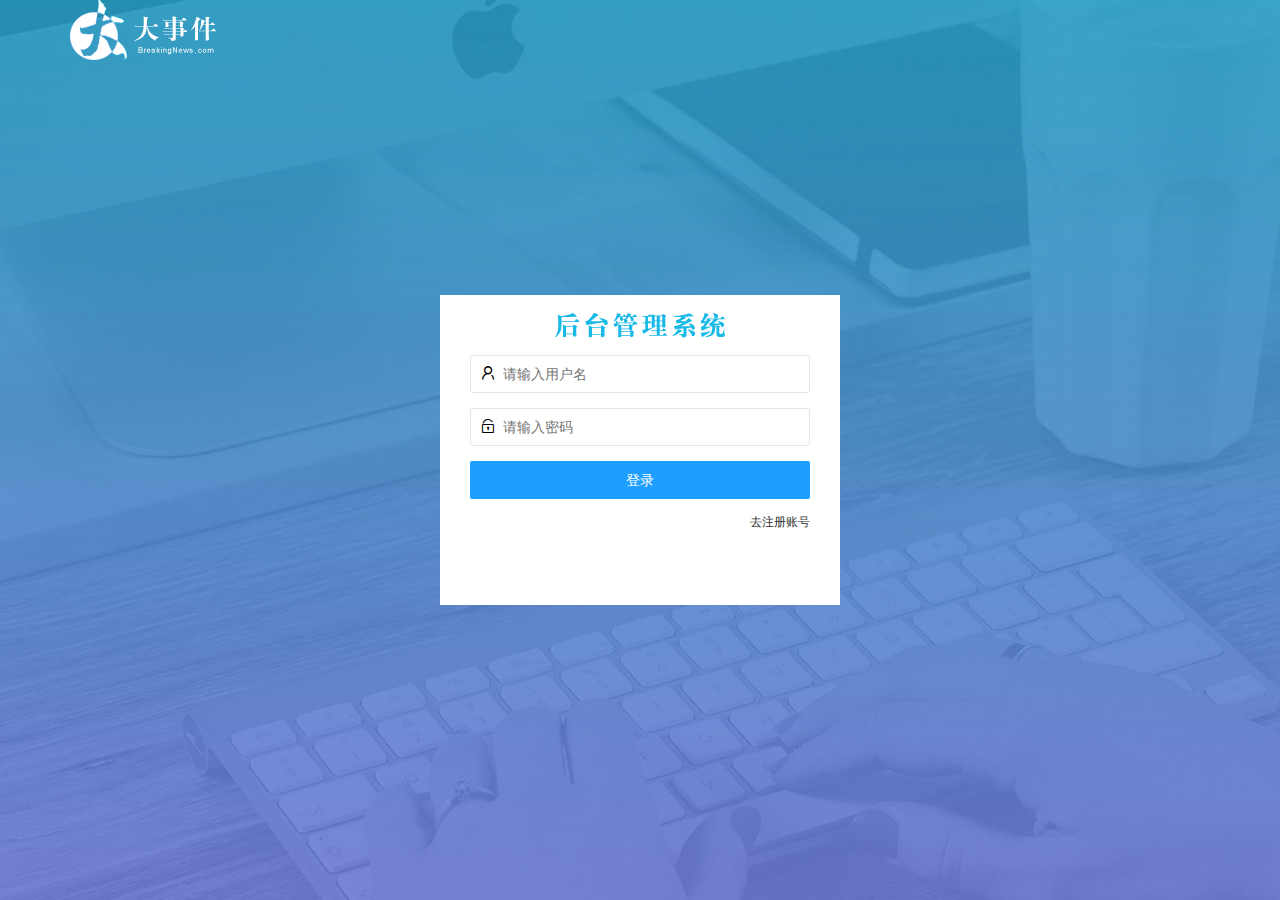
<file: login.html>
<!DOCTYPE html>
<html lang="en">

<head>
    <meta charset="UTF-8">
    <meta http-equiv="X-UA-Compatible" content="IE=edge">
    <meta name="viewport" content="width=device-width, initial-scale=1.0">
    <title>大事件-登录/注册</title>
    <!-- 导入login的样式 -->
    <link rel="stylesheet" href="./assets/css/login.css">
    <!-- 导入layui的样式 -->
    <link rel="stylesheet" href="/assets/lib/layui/css/layui.css">
</head>

<body>
    <!-- 头部的logo区域 -->
    <div class="layui-main">
        <img src="/assets/images/logo.png" alt="">
    </div>
    <!-- 登录注册区域 -->
    <div class="loginAndRegBox">
        <div class="title-box"></div>
        <!-- 登录的div -->
        <div class="login-box">
            <!-- 登录的表单 -->
            <form class="layui-form" id="form_login">
                <!-- 用户名 -->
                <div class="layui-form-item">
                    <i class="layui-icon layui-icon-username"></i>
                    <input type="text" name="username" required lay-verify="required" placeholder="请输入用户名" autocomplete="off" class="layui-input">
                </div>
                <!-- 密码 -->
                <div class="layui-form-item">
                    <i class="layui-icon layui-icon-password"></i>
                    <input type="password" name="password" required lay-verify="required|pwd" placeholder="请输入密码" autocomplete="off" class="layui-input">
                </div>
                <!-- 登录按钮 -->
                <div class="layui-form-item">
                    <button class="layui-btn layui-btn-fluid layui-btn-normal" lay-submit>登录</button>
                </div>
                <div class="layui-form-item links">
                    <a href="javascript:;" id="link_reg">去注册账号</a>
                </div>
            </form>
        </div>
        <!-- 注册的div -->
        <div class="reg-box">
            <!-- 注册表单 -->
            <form class="layui-form" id="form_reg">
                <!-- 用户名 -->
                <div class="layui-form-item">
                    <i class="layui-icon layui-icon-username"></i>
                    <input type="text" name="username" required lay-verify="required" placeholder="请输入用户名" autocomplete="off" class="layui-input">
                </div>
                <!-- 密码 -->
                <div class="layui-form-item">
                    <i class="layui-icon layui-icon-password"></i>
                    <input type="password" name="password" required lay-verify="required|pwd" placeholder="请输入密码" autocomplete="off" class="layui-input">
                </div>
                <!-- 确认密码框 -->
                <div class="layui-form-item">
                    <i class="layui-icon layui-icon-password"></i>
                    <input type="password" name="repassword" required lay-verify="required|pwd|repwd" placeholder="再次确认密码" autocomplete="off" class="layui-input">
                </div>
                <!-- 注册按钮 -->
                <div class="layui-form-item">
                    <button class="layui-btn layui-btn-fluid layui-btn-normal" lay-submit>注册</button>
                </div>
                <div class="layui-form-item links">
                    <a href="javascript:;" id="link_login">去登录</a>
                </div>
            </form>

        </div>
    </div>
    <!-- 导入 layui的js文件 -->
    <script src="/assets/lib/layui/layui.all.js"></script>
    <!-- 导入 jquery -->
    <script src="/assets/lib/jquery.js"></script>
    <!-- 导入自己封装的baseAPI.js -->
    <script src="/assets/js/baseAPI.js"></script>
    <!-- 导入自己的javascript脚本 -->
    <script src="/assets/js/login.js"></script>
</body>

</html>
</file>
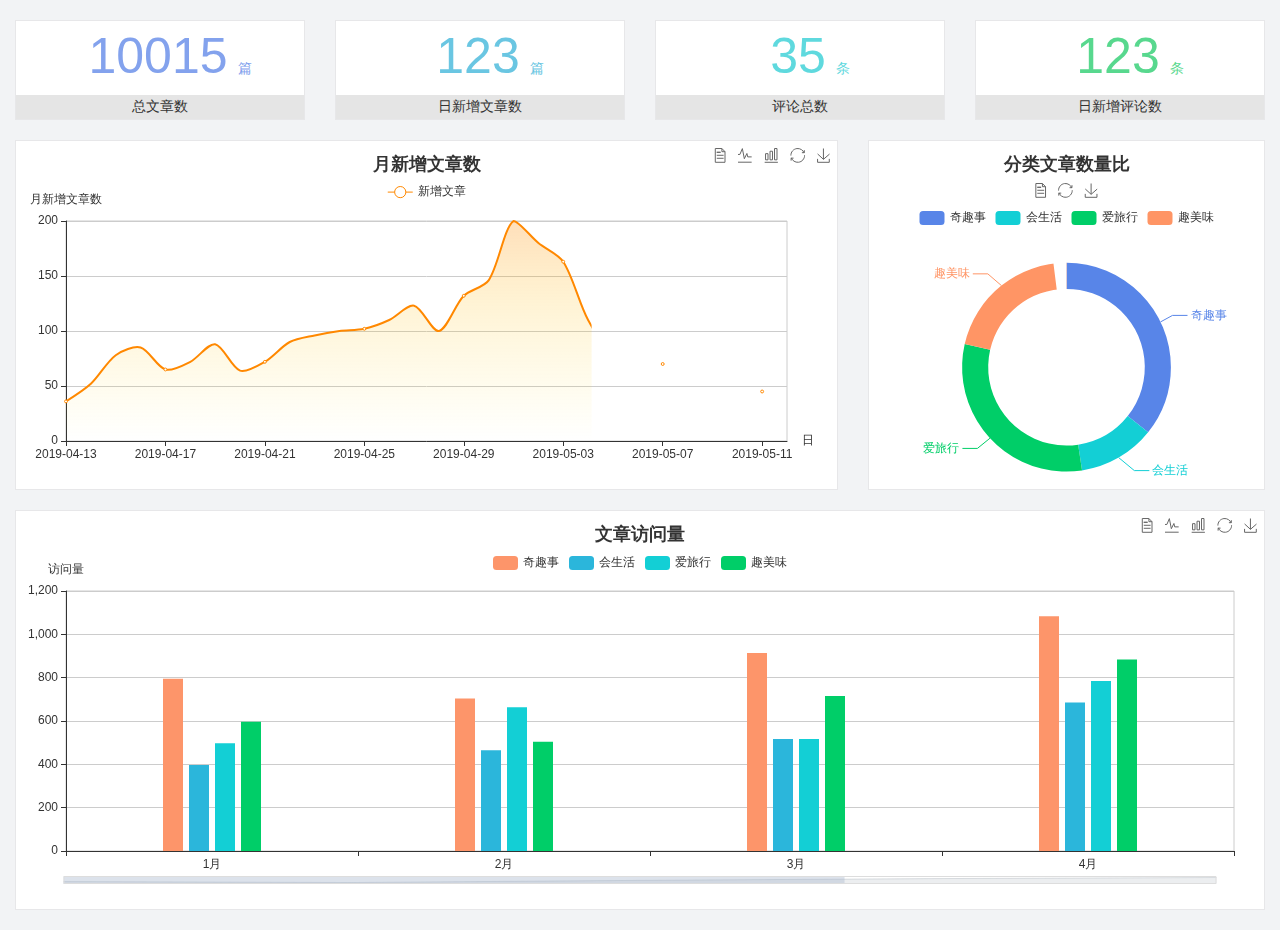
<file: home/dashboard.html>
<!DOCTYPE html>
<html lang="en">

<head>
  <meta charset="UTF-8">
  <meta name="viewport" content="width=device-width, initial-scale=1.0">
  <meta http-equiv="X-UA-Compatible" content="ie=edge">
  <title>图表统计</title>
  <link rel="stylesheet" href="../../assets/lib/bootstrap.css" />
  <link rel="stylesheet" href="../../assets/lib/main.css" />
  <script src="../../assets/lib/jquery.js"></script>
  <script type="text/javascript" src="../../assets/lib/echarts.min.js"></script>
</head>

<body>
  <div class="container-fluid">
    <div class="row spannel_list">
      <div class="col-sm-3 col-xs-6">
        <div class="spannel">
          <em>10015</em><span>篇</span>
          <b>总文章数</b>
        </div>
      </div>
      <div class="col-sm-3 col-xs-6">
        <div class="spannel scolor01">
          <em>123</em><span>篇</span>
          <b>日新增文章数</b>
        </div>
      </div>
      <div class="col-sm-3 col-xs-6">
        <div class="spannel scolor02">
          <em>35</em><span>条</span>
          <b>评论总数</b>
        </div>
      </div>
      <div class="col-sm-3 col-xs-6">
        <div class="spannel scolor03">
          <em>123</em><span>条</span>
          <b>日新增评论数</b>
        </div>
      </div>
    </div>
  </div>

  <div class="container-fluid">
    <div class="row curve-pie">
      <div class="col-lg-8 col-md-8">
        <div class="gragh_pannel" id="curve_show"></div>
      </div>
      <div class="col-lg-4 col-md-4">
        <div class="gragh_pannel" id="pie_show"></div>
      </div>
    </div>
  </div>

  <div class="container-fluid">
    <div class="column_pannel" id="column_show"></div>
  </div>

  <script>
    var oChart = echarts.init(document.getElementById('curve_show'));
    var aList_all = [
      { 'count': 36, 'date': '2019-04-13' },
      { 'count': 52, 'date': '2019-04-14' },
      { 'count': 78, 'date': '2019-04-15' },
      { 'count': 85, 'date': '2019-04-16' },
      { 'count': 65, 'date': '2019-04-17' },
      { 'count': 72, 'date': '2019-04-18' },
      { 'count': 88, 'date': '2019-04-19' },
      { 'count': 64, 'date': '2019-04-20' },
      { 'count': 72, 'date': '2019-04-21' },
      { 'count': 90, 'date': '2019-04-22' },
      { 'count': 96, 'date': '2019-04-23' },
      { 'count': 100, 'date': '2019-04-24' },
      { 'count': 102, 'date': '2019-04-25' },
      { 'count': 110, 'date': '2019-04-26' },
      { 'count': 123, 'date': '2019-04-27' },
      { 'count': 100, 'date': '2019-04-28' },
      { 'count': 132, 'date': '2019-04-29' },
      { 'count': 146, 'date': '2019-04-30' },
      { 'count': 200, 'date': '2019-05-01' },
      { 'count': 180, 'date': '2019-05-02' },
      { 'count': 163, 'date': '2019-05-03' },
      { 'count': 110, 'date': '2019-05-04' },
      { 'count': 80, 'date': '2019-05-05' },
      { 'count': 82, 'date': '2019-05-06' },
      { 'count': 70, 'date': '2019-05-07' },
      { 'count': 65, 'date': '2019-05-08' },
      { 'count': 54, 'date': '2019-05-09' },
      { 'count': 40, 'date': '2019-05-10' },
      { 'count': 45, 'date': '2019-05-11' },
      { 'count': 38, 'date': '2019-05-12' },
    ];

    let aCount = [];
    let aDate = [];

    for (var i = 0; i < aList_all.length; i++) {
      aCount.push(aList_all[i].count);
      aDate.push(aList_all[i].date);
    }

    var chartopt = {
      title: {
        text: '月新增文章数',
        left: 'center',
        top: '10'
      },
      tooltip: {
        trigger: 'axis'
      },
      legend: {
        data: ['新增文章'],
        top: '40'
      },
      toolbox: {
        show: true,
        feature: {
          mark: { show: true },
          dataView: { show: true, readOnly: false },
          magicType: { show: true, type: ['line', 'bar'] },
          restore: { show: true },
          saveAsImage: { show: true }
        }
      },
      calculable: true,
      xAxis: [
        {
          name: '日',
          type: 'category',
          boundaryGap: false,
          data: aDate
        }
      ],
      yAxis: [
        {
          name: '月新增文章数',
          type: 'value'
        }
      ],
      series: [
        {
          name: '新增文章',
          type: 'line',
          smooth: true,
          itemStyle: { normal: { areaStyle: { type: 'default' }, color: '#f80' }, lineStyle: { color: '#f80' } },
          data: aCount
        }],
      areaStyle: {
        normal: {
          color: new echarts.graphic.LinearGradient(0, 0, 0, 1, [{
            offset: 0,
            color: 'rgba(255,136,0,0.39)'
          }, {
            offset: .34,
            color: 'rgba(255,180,0,0.25)'
          }, {
            offset: 1,
            color: 'rgba(255,222,0,0.00)'
          }])

        }
      },
      grid: {
        show: true,
        x: 50,
        x2: 50,
        y: 80,
        height: 220
      }
    };

    oChart.setOption(chartopt);


    var oPie = echarts.init(document.getElementById('pie_show'));
    var oPieopt =
    {
      title: {
        top: 10,
        text: '分类文章数量比',
        x: 'center'
      },
      tooltip: {
        trigger: 'item',
        formatter: "{a} <br/>{b} : {c} ({d}%)"
      },
      color: ['#5885e8', '#13cfd5', '#00ce68', '#ff9565'],
      legend: {
        x: 'center',
        top: 65,
        data: ['奇趣事', '会生活', '爱旅行', '趣美味']
      },
      toolbox: {
        show: true,
        x: 'center',
        top: 35,
        feature: {
          mark: { show: true },
          dataView: { show: true, readOnly: false },
          magicType: {
            show: true,
            type: ['pie', 'funnel'],
            option: {
              funnel: {
                x: '25%',
                width: '50%',
                funnelAlign: 'left',
                max: 1548
              }
            }
          },
          restore: { show: true },
          saveAsImage: { show: true }
        }
      },
      calculable: true,
      series: [
        {
          name: '访问来源',
          type: 'pie',
          radius: ['45%', '60%'],
          center: ['50%', '65%'],
          data: [
            { value: 300, name: '奇趣事' },
            { value: 100, name: '会生活' },
            { value: 260, name: '爱旅行' },
            { value: 180, name: '趣美味' }
          ]
        }
      ]
    };
    oPie.setOption(oPieopt);



    var oColumn = this.echarts.init(document.getElementById('column_show'));
    var oColumnopt =
    {
      title: {
        text: '文章访问量',
        left: 'center',
        top: '10'
      },
      tooltip: {
        trigger: 'axis'
      },
      legend: {
        data: ['奇趣事', '会生活', '爱旅行', '趣美味'],
        top: '40'
      },
      toolbox: {
        show: true,
        feature: {
          mark: { show: true },
          dataView: { show: true, readOnly: false },
          magicType: { show: true, type: ['line', 'bar'] },
          restore: { show: true },
          saveAsImage: { show: true }
        }
      },
      calculable: true,
      xAxis: [
        {
          type: 'category',
          data: ['1月', '2月', '3月', '4月', '5月']
        }
      ],
      yAxis: [
        {
          name: '访问量',
          type: 'value'
        }
      ],
      series: [
        {
          name: '奇趣事',
          type: 'bar',
          barWidth: 20,
          itemStyle: {
            normal: { areaStyle: { type: 'default' }, color: '#fd956a' }
          },
          data: [800, 708, 920, 1090, 1200]
        },
        {
          name: '会生活',
          type: 'bar',
          barWidth: 20,
          itemStyle: {
            normal: { areaStyle: { type: 'default' }, color: '#2bb6db' }
          },
          data: [400, 468, 520, 690, 800]
        },
        {
          name: '爱旅行',
          type: 'bar',
          barWidth: 20,
          itemStyle: {
            normal: { areaStyle: { type: 'default' }, color: '#13cfd5' }
          },
          data: [500, 668, 520, 790, 900]
        },
        {
          name: '趣美味',
          type: 'bar',
          barWidth: 20,
          itemStyle: {
            normal: { areaStyle: { type: 'default' }, color: '#00ce68' }
          },
          data: [600, 508, 720, 890, 1000]
        }
      ],
      grid: {
        show: true,
        x: 50,
        x2: 30,
        y: 80,
        height: 260
      },
      dataZoom: [//给x轴设置滚动条
        {
          start: 0,//默认为0
          end: 100 - 1000 / 31,//默认为100
          type: 'slider',
          show: true,
          xAxisIndex: [0],
          handleSize: 0,//滑动条的 左右2个滑动条的大小
          height: 8,//组件高度
          left: 45, //左边的距离
          right: 50,//右边的距离
          bottom: 26,//右边的距离
          handleColor: '#ddd',//h滑动图标的颜色
          handleStyle: {
            borderColor: "#cacaca",
            borderWidth: "1",
            shadowBlur: 2,
            background: "#ddd",
            shadowColor: "#ddd",
          }
        }]
    };
    oColumn.setOption(oColumnopt);
  </script>
</body>

</html>
</file>
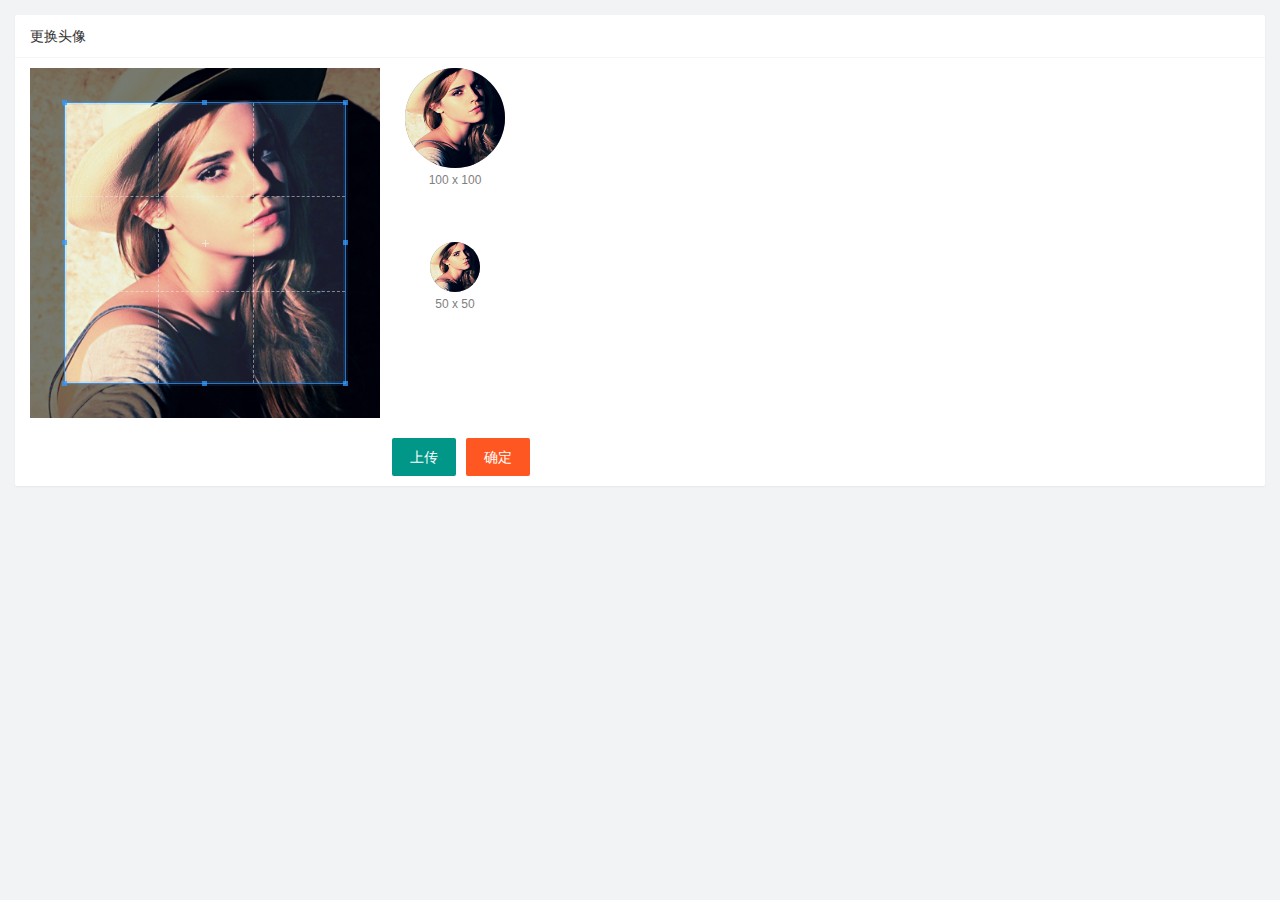
<file: user/user_avatar.html>
<!DOCTYPE html>
<html lang="en">

<head>
    <meta charset="UTF-8">
    <meta http-equiv="X-UA-Compatible" content="IE=edge">
    <meta name="viewport" content="width=device-width, initial-scale=1.0">
    <title>Document</title>
    <link rel="stylesheet" href="/assets/lib/layui/css/layui.css">
    <link rel="stylesheet" href="/assets/lib/cropper/cropper.css">
    <link rel="stylesheet" href="/assets/css/user/user_avatar.css">
</head>

<body>
    <!-- 卡片区域 -->
    <div class="layui-card">
        <div class="layui-card-header">更换头像</div>
        <div class="layui-card-body">
            <!-- 第一行的图片裁剪和预览区域 -->
            <div class="row1">
                <!-- 图片裁剪区域 -->
                <div class="cropper-box">
                    <!-- 这个 img 标签很重要，将来会把它初始化为裁剪区域 -->
                    <img id="image" src="/assets/images/sample.jpg" />
                </div>
                <!-- 图片的预览区域 -->
                <div class="preview-box">
                    <div>
                        <!-- 宽高为 100px 的预览区域 -->
                        <div class="img-preview w100"></div>
                        <p class="size">100 x 100</p>
                    </div>
                    <div>
                        <!-- 宽高为 50px 的预览区域 -->
                        <div class="img-preview w50"></div>
                        <p class="size">50 x 50</p>
                    </div>
                </div>
            </div>
            <!-- 第二行的按钮区域 -->
            <div class="row2">
                <!-- 通过accept属性，可以指定，允许用户选择什么类型的文件 -->
                <input type="file" id="file" accept="image/png,image/jpeg">
                <button type="button" class="layui-btn" id="btnChooseImage">上传</button>
                <button type="button" class="layui-btn layui-btn-danger" id="btnUpload">确定</button>
            </div>
        </div>
    </div>
    <script src="/assets/lib/layui/layui.all.js"></script>
    <script src="/assets/lib/jquery.js"></script>
    <script src="/assets/lib/cropper/Cropper.js"></script>
    <script src="/assets/lib/cropper/jquery-cropper.js"></script>
    <script src="/assets/js/baseAPI.js"></script>
    <script src="/assets/js/user/user_avatar.js"></script>
</body>

</html>
</file>
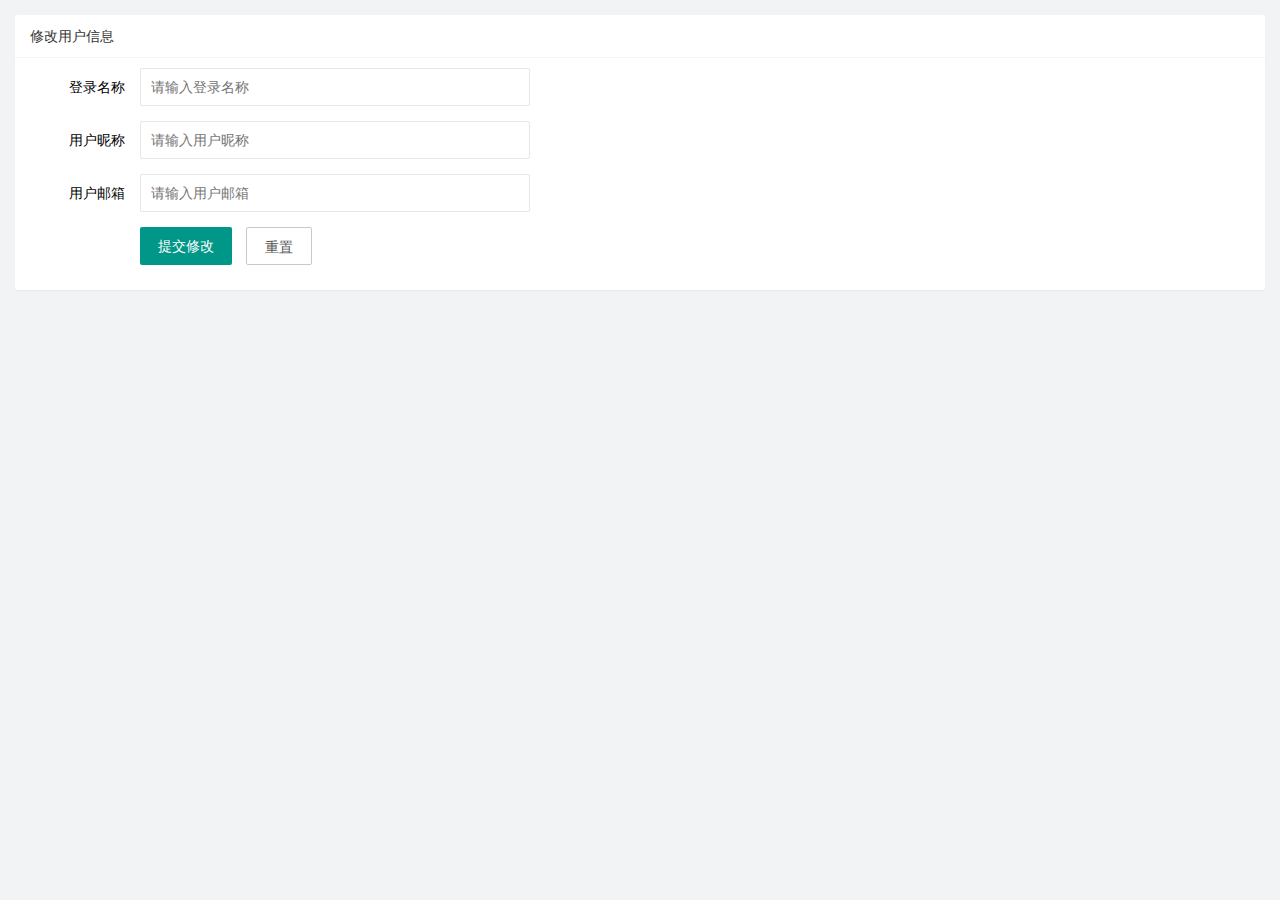
<file: user/user_info.html>
<!DOCTYPE html>
<html lang="en">

<head>
    <meta charset="UTF-8">
    <meta http-equiv="X-UA-Compatible" content="IE=edge">
    <meta name="viewport" content="width=device-width, initial-scale=1.0">
    <title>Document</title>
    <!-- 导入layui的样式 -->
    <link rel="stylesheet" href="/assets/lib/layui/css/layui.css">
    <!-- 导入自己的样式 -->
    <link rel="stylesheet" href="/assets/css/user/user_info.css">
</head>

<body>
    <!-- 卡片区域 -->
    <div class="layui-card">
        <div class="layui-card-header">修改用户信息</div>
        <div class="layui-card-body">
            <!-- form表单区域 -->
            <form class="layui-form" lay-filter="formUserInfo">
                <input type="hidden" name="id">
                <div class="layui-form-item">
                    <label class="layui-form-label" for="">登录名称</label>
                    <div class="layui-input-block">
                        <input type="text" name="username" required lay-verify="required" placeholder="请输入登录名称" autocomplete="off" class="layui-input" readonly>
                    </div>
                </div>
                <div class="layui-form-item">
                    <label class="layui-form-label" for="">用户昵称</label>
                    <div class="layui-input-block">
                        <input type="text" name="nickname" required lay-verify="required|nickname" placeholder="请输入用户昵称" autocomplete="off" class="layui-input">
                    </div>
                </div>
                <div class="layui-form-item">
                    <label class="layui-form-label" for="">用户邮箱</label>
                    <div class="layui-input-block">
                        <input type="text" name="email" required lay-verify="required|email" placeholder="请输入用户邮箱" autocomplete="off" class="layui-input">
                    </div>
                </div>
                <div class="layui-form-item">
                    <div class="layui-input-block">
                        <button class="layui-btn" lay-submit lay-filter="formDemo">提交修改</button>
                        <button type="reset" class="layui-btn layui-btn-primary" id="btnReset">重置</button>
                    </div>
                </div>
            </form>
        </div>
    </div>
    <!-- 导入layui的js -->
    <script src="/assets/lib/layui/layui.all.js"></script>
    <!-- 导入jquery -->
    <script src="/assets/lib/jquery.js"></script>
    <!-- 导入baseAPI -->
    <script src="/assets/js/baseAPI.js"></script>
    <!-- 导入自己的js -->
    <script src="/assets/js/user/user_info.js"></script>
</body>

</html>
</file>
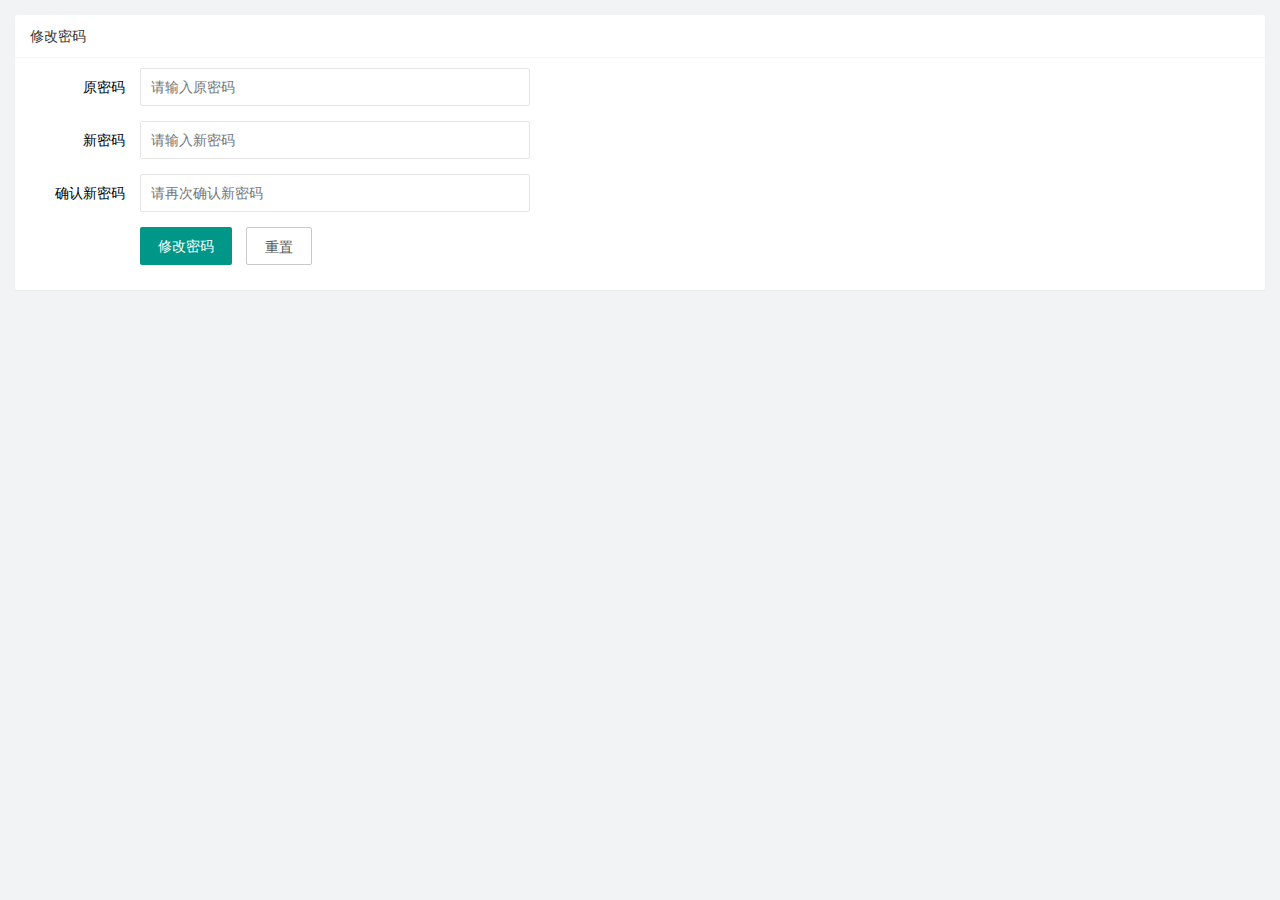
<file: user/user_pwd.html>
<!DOCTYPE html>
<html lang="en">

<head>
    <meta charset="UTF-8">
    <meta http-equiv="X-UA-Compatible" content="IE=edge">
    <meta name="viewport" content="width=device-width, initial-scale=1.0">
    <title>Document</title>
    <link rel="stylesheet" href="/assets/lib/layui/css/layui.css">
    <link rel="stylesheet" href="/assets/css/user/user_pwd.css">
</head>

<body>
    <!-- 面板区域 -->
    <div class="layui-card">
        <div class="layui-card-header">修改密码</div>
        <div class="layui-card-body">
            <form class="layui-form">
                <div class="layui-form-item">
                    <label class="layui-form-label">原密码</label>
                    <div class="layui-input-block">
                        <input type="password" name="oldPwd" required lay-verify="required|pwd" placeholder="请输入原密码" autocomplete="off" class="layui-input">
                    </div>
                </div>
                <div class="layui-form-item">
                    <label class="layui-form-label">新密码</label>
                    <div class="layui-input-block">
                        <input type="password" name="newPwd" required lay-verify="required|pwd|samePwd" placeholder="请输入新密码" autocomplete="off" class="layui-input">
                    </div>
                </div>
                <div class="layui-form-item">
                    <label class="layui-form-label">确认新密码</label>
                    <div class="layui-input-block">
                        <input type="password" name="rePwd" required lay-verify="required|pwd|rePwd" placeholder="请再次确认新密码" autocomplete="off" class="layui-input">
                    </div>
                </div>
                <div class="layui-form-item">
                    <div class="layui-input-block">
                        <button class="layui-btn" lay-submit lay-filter="formDemo">修改密码</button>
                        <button type="reset" class="layui-btn layui-btn-primary">重置</button>
                    </div>
                </div>
            </form>
        </div>
    </div>

    <!-- 导入layui的js -->
    <script src="/assets/lib/layui/layui.all.js"></script>
    <!-- 导入jQuery -->
    <script src="/assets/lib/jquery.js"></script>
    <!-- 导入baseAPI -->
    <script src="/assets/js/baseAPI.js"></script>
    <!-- 导入自己的js -->
    <script src="/assets/js/user/user_pwd.js"></script>
</body>

</html>
</file>
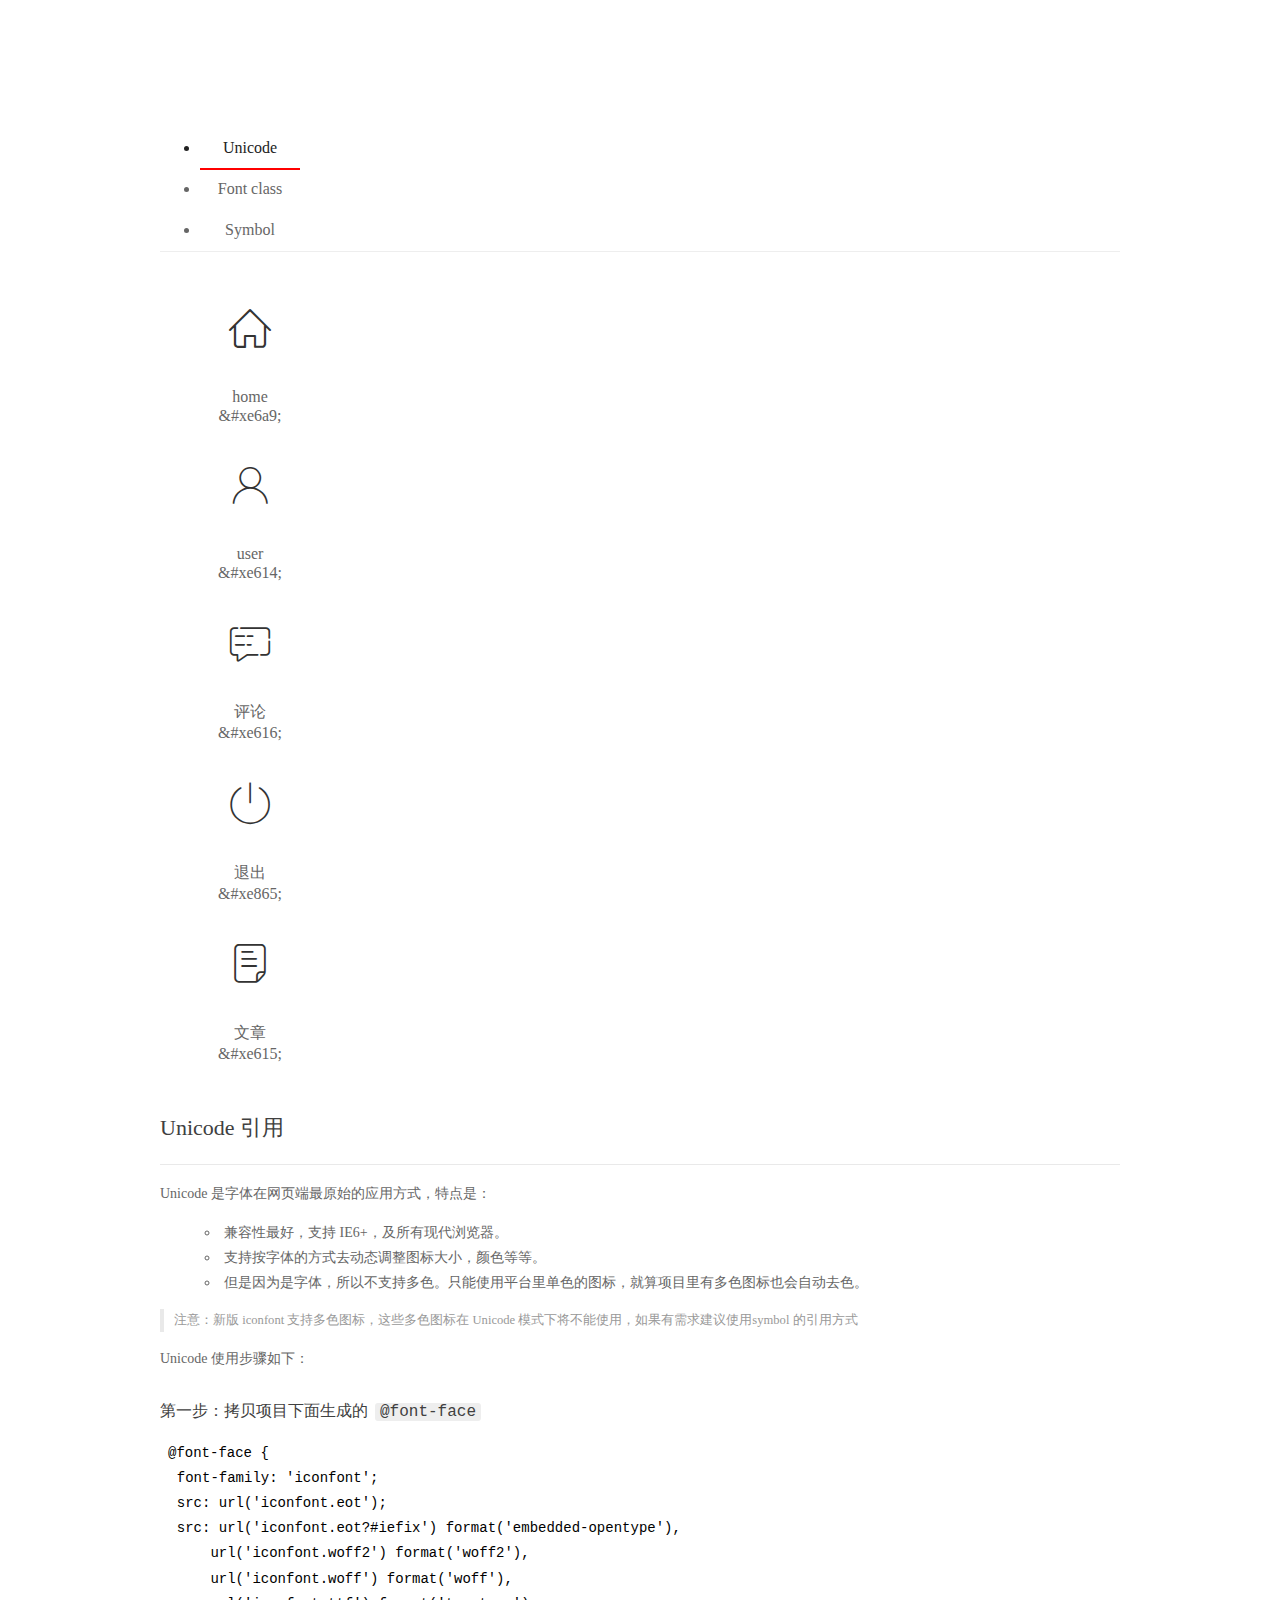
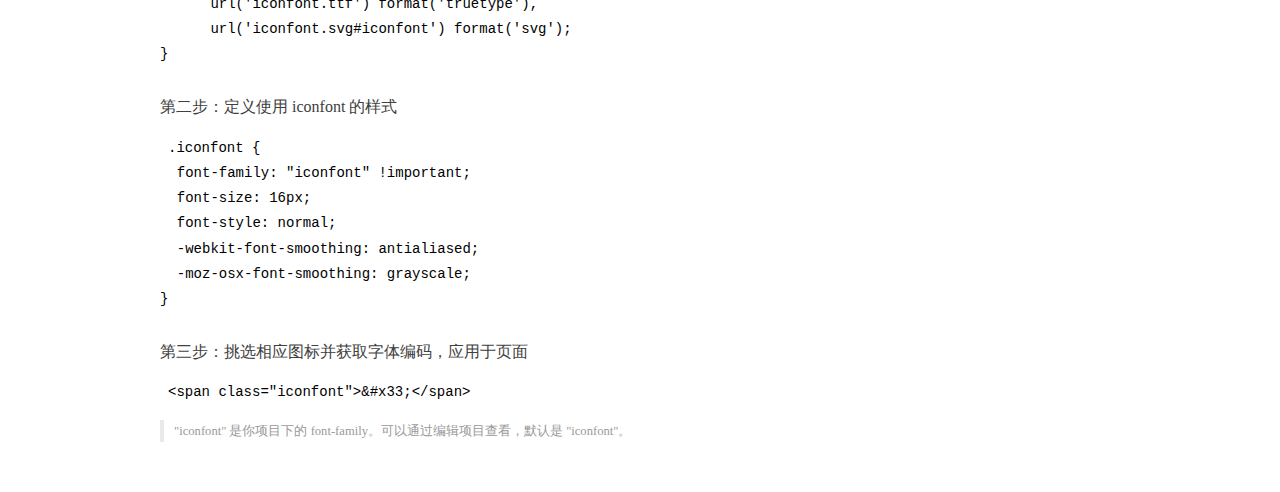
<file: assets/fonts/demo_index.html>
<!DOCTYPE html>
<html>
<head>
  <meta charset="utf-8"/>
  <title>IconFont Demo</title>
  <link rel="shortcut icon" href="https://gtms04.alicdn.com/tps/i4/TB1_oz6GVXXXXaFXpXXJDFnIXXX-64-64.ico" type="image/x-icon"/>
  <link rel="stylesheet" href="https://g.alicdn.com/thx/cube/1.3.2/cube.min.css">
  <link rel="stylesheet" href="demo.css">
  <link rel="stylesheet" href="iconfont.css">
  <script src="iconfont.js"></script>
  <!-- jQuery -->
  <script src="https://a1.alicdn.com/oss/uploads/2018/12/26/7bfddb60-08e8-11e9-9b04-53e73bb6408b.js"></script>
  <!-- 代码高亮 -->
  <script src="https://a1.alicdn.com/oss/uploads/2018/12/26/a3f714d0-08e6-11e9-8a15-ebf944d7534c.js"></script>
</head>
<body>
  <div class="main">
    <h1 class="logo"><a href="https://www.iconfont.cn/" title="iconfont 首页" target="_blank">&#xe86b;</a></h1>
    <div class="nav-tabs">
      <ul id="tabs" class="dib-box">
        <li class="dib active"><span>Unicode</span></li>
        <li class="dib"><span>Font class</span></li>
        <li class="dib"><span>Symbol</span></li>
      </ul>
      
    </div>
    <div class="tab-container">
      <div class="content unicode" style="display: block;">
          <ul class="icon_lists dib-box">
          
            <li class="dib">
              <span class="icon iconfont">&#xe6a9;</span>
                <div class="name">home</div>
                <div class="code-name">&amp;#xe6a9;</div>
              </li>
          
            <li class="dib">
              <span class="icon iconfont">&#xe614;</span>
                <div class="name">user</div>
                <div class="code-name">&amp;#xe614;</div>
              </li>
          
            <li class="dib">
              <span class="icon iconfont">&#xe616;</span>
                <div class="name">评论</div>
                <div class="code-name">&amp;#xe616;</div>
              </li>
          
            <li class="dib">
              <span class="icon iconfont">&#xe865;</span>
                <div class="name">退出</div>
                <div class="code-name">&amp;#xe865;</div>
              </li>
          
            <li class="dib">
              <span class="icon iconfont">&#xe615;</span>
                <div class="name">文章</div>
                <div class="code-name">&amp;#xe615;</div>
              </li>
          
          </ul>
          <div class="article markdown">
          <h2 id="unicode-">Unicode 引用</h2>
          <hr>

          <p>Unicode 是字体在网页端最原始的应用方式，特点是：</p>
          <ul>
            <li>兼容性最好，支持 IE6+，及所有现代浏览器。</li>
            <li>支持按字体的方式去动态调整图标大小，颜色等等。</li>
            <li>但是因为是字体，所以不支持多色。只能使用平台里单色的图标，就算项目里有多色图标也会自动去色。</li>
          </ul>
          <blockquote>
            <p>注意：新版 iconfont 支持多色图标，这些多色图标在 Unicode 模式下将不能使用，如果有需求建议使用symbol 的引用方式</p>
          </blockquote>
          <p>Unicode 使用步骤如下：</p>
          <h3 id="-font-face">第一步：拷贝项目下面生成的 <code>@font-face</code></h3>
<pre><code class="language-css"
>@font-face {
  font-family: 'iconfont';
  src: url('iconfont.eot');
  src: url('iconfont.eot?#iefix') format('embedded-opentype'),
      url('iconfont.woff2') format('woff2'),
      url('iconfont.woff') format('woff'),
      url('iconfont.ttf') format('truetype'),
      url('iconfont.svg#iconfont') format('svg');
}
</code></pre>
          <h3 id="-iconfont-">第二步：定义使用 iconfont 的样式</h3>
<pre><code class="language-css"
>.iconfont {
  font-family: "iconfont" !important;
  font-size: 16px;
  font-style: normal;
  -webkit-font-smoothing: antialiased;
  -moz-osx-font-smoothing: grayscale;
}
</code></pre>
          <h3 id="-">第三步：挑选相应图标并获取字体编码，应用于页面</h3>
<pre>
<code class="language-html"
>&lt;span class="iconfont"&gt;&amp;#x33;&lt;/span&gt;
</code></pre>
          <blockquote>
            <p>"iconfont" 是你项目下的 font-family。可以通过编辑项目查看，默认是 "iconfont"。</p>
          </blockquote>
          </div>
      </div>
      <div class="content font-class">
        <ul class="icon_lists dib-box">
          
          <li class="dib">
            <span class="icon iconfont icon-home"></span>
            <div class="name">
              home
            </div>
            <div class="code-name">.icon-home
            </div>
          </li>
          
          <li class="dib">
            <span class="icon iconfont icon-user"></span>
            <div class="name">
              user
            </div>
            <div class="code-name">.icon-user
            </div>
          </li>
          
          <li class="dib">
            <span class="icon iconfont icon-pinglun"></span>
            <div class="name">
              评论
            </div>
            <div class="code-name">.icon-pinglun
            </div>
          </li>
          
          <li class="dib">
            <span class="icon iconfont icon-tuichu"></span>
            <div class="name">
              退出
            </div>
            <div class="code-name">.icon-tuichu
            </div>
          </li>
          
          <li class="dib">
            <span class="icon iconfont icon-16"></span>
            <div class="name">
              文章
            </div>
            <div class="code-name">.icon-16
            </div>
          </li>
          
        </ul>
        <div class="article markdown">
        <h2 id="font-class-">font-class 引用</h2>
        <hr>

        <p>font-class 是 Unicode 使用方式的一种变种，主要是解决 Unicode 书写不直观，语意不明确的问题。</p>
        <p>与 Unicode 使用方式相比，具有如下特点：</p>
        <ul>
          <li>兼容性良好，支持 IE8+，及所有现代浏览器。</li>
          <li>相比于 Unicode 语意明确，书写更直观。可以很容易分辨这个 icon 是什么。</li>
          <li>因为使用 class 来定义图标，所以当要替换图标时，只需要修改 class 里面的 Unicode 引用。</li>
          <li>不过因为本质上还是使用的字体，所以多色图标还是不支持的。</li>
        </ul>
        <p>使用步骤如下：</p>
        <h3 id="-fontclass-">第一步：引入项目下面生成的 fontclass 代码：</h3>
<pre><code class="language-html">&lt;link rel="stylesheet" href="./iconfont.css"&gt;
</code></pre>
        <h3 id="-">第二步：挑选相应图标并获取类名，应用于页面：</h3>
<pre><code class="language-html">&lt;span class="iconfont icon-xxx"&gt;&lt;/span&gt;
</code></pre>
        <blockquote>
          <p>"
            iconfont" 是你项目下的 font-family。可以通过编辑项目查看，默认是 "iconfont"。</p>
        </blockquote>
      </div>
      </div>
      <div class="content symbol">
          <ul class="icon_lists dib-box">
          
            <li class="dib">
                <svg class="icon svg-icon" aria-hidden="true">
                  <use xlink:href="#icon-home"></use>
                </svg>
                <div class="name">home</div>
                <div class="code-name">#icon-home</div>
            </li>
          
            <li class="dib">
                <svg class="icon svg-icon" aria-hidden="true">
                  <use xlink:href="#icon-user"></use>
                </svg>
                <div class="name">user</div>
                <div class="code-name">#icon-user</div>
            </li>
          
            <li class="dib">
                <svg class="icon svg-icon" aria-hidden="true">
                  <use xlink:href="#icon-pinglun"></use>
                </svg>
                <div class="name">评论</div>
                <div class="code-name">#icon-pinglun</div>
            </li>
          
            <li class="dib">
                <svg class="icon svg-icon" aria-hidden="true">
                  <use xlink:href="#icon-tuichu"></use>
                </svg>
                <div class="name">退出</div>
                <div class="code-name">#icon-tuichu</div>
            </li>
          
            <li class="dib">
                <svg class="icon svg-icon" aria-hidden="true">
                  <use xlink:href="#icon-16"></use>
                </svg>
                <div class="name">文章</div>
                <div class="code-name">#icon-16</div>
            </li>
          
          </ul>
          <div class="article markdown">
          <h2 id="symbol-">Symbol 引用</h2>
          <hr>

          <p>这是一种全新的使用方式，应该说这才是未来的主流，也是平台目前推荐的用法。相关介绍可以参考这篇<a href="">文章</a>
            这种用法其实是做了一个 SVG 的集合，与另外两种相比具有如下特点：</p>
          <ul>
            <li>支持多色图标了，不再受单色限制。</li>
            <li>通过一些技巧，支持像字体那样，通过 <code>font-size</code>, <code>color</code> 来调整样式。</li>
            <li>兼容性较差，支持 IE9+，及现代浏览器。</li>
            <li>浏览器渲染 SVG 的性能一般，还不如 png。</li>
          </ul>
          <p>使用步骤如下：</p>
          <h3 id="-symbol-">第一步：引入项目下面生成的 symbol 代码：</h3>
<pre><code class="language-html">&lt;script src="./iconfont.js"&gt;&lt;/script&gt;
</code></pre>
          <h3 id="-css-">第二步：加入通用 CSS 代码（引入一次就行）：</h3>
<pre><code class="language-html">&lt;style&gt;
.icon {
  width: 1em;
  height: 1em;
  vertical-align: -0.15em;
  fill: currentColor;
  overflow: hidden;
}
&lt;/style&gt;
</code></pre>
          <h3 id="-">第三步：挑选相应图标并获取类名，应用于页面：</h3>
<pre><code class="language-html">&lt;svg class="icon" aria-hidden="true"&gt;
  &lt;use xlink:href="#icon-xxx"&gt;&lt;/use&gt;
&lt;/svg&gt;
</code></pre>
          </div>
      </div>

    </div>
  </div>
  <script>
  $(document).ready(function () {
      $('.tab-container .content:first').show()

      $('#tabs li').click(function (e) {
        var tabContent = $('.tab-container .content')
        var index = $(this).index()

        if ($(this).hasClass('active')) {
          return
        } else {
          $('#tabs li').removeClass('active')
          $(this).addClass('active')

          tabContent.hide().eq(index).fadeIn()
        }
      })
    })
  </script>
</body>
</html>
</file>
<file: assets/css/login.css>
html,
body {
    margin: 0;
    padding: 0;
    height: 100%;
    width: 100%;
    background: url('../images/login_bg.jpg') no-repeat center;
    background-size: cover;
}

.loginAndRegBox {
    width: 400px;
    height: 310px;
    background-color: #fff;
    position: absolute;
    left: 50%;
    top: 50%;
    transform: translate(-50%, -50%);
}

.title-box {
    height: 60px;
    background: url('/assets/images/login_title.png') no-repeat center;
}

.reg-box {
    display: none;
}

.layui-form {
    padding: 0 30px;
}

.links {
    display: flex;
    justify-content: flex-end;
}

.links a {
    font-size: 12px;
}

.layui-form-item {
    position: relative;
}

.layui-icon {
    position: absolute;
    left: 10px;
    top: 10px;
}

.layui-form-item .layui-input {
    padding-left: 32px;
}
</file>
<file: assets/lib/layui/css/layui.css>
/** layui-v2.5.5 MIT License By https://www.layui.com */
 .layui-inline,img{display:inline-block;vertical-align:middle}h1,h2,h3,h4,h5,h6{font-weight:400}.layui-edge,.layui-header,.layui-inline,.layui-main{position:relative}.layui-body,.layui-edge,.layui-elip{overflow:hidden}.layui-btn,.layui-edge,.layui-inline,img{vertical-align:middle}.layui-btn,.layui-disabled,.layui-icon,.layui-unselect{-moz-user-select:none;-webkit-user-select:none;-ms-user-select:none}.layui-elip,.layui-form-checkbox span,.layui-form-pane .layui-form-label{text-overflow:ellipsis;white-space:nowrap}.layui-breadcrumb,.layui-tree-btnGroup{visibility:hidden}blockquote,body,button,dd,div,dl,dt,form,h1,h2,h3,h4,h5,h6,input,li,ol,p,pre,td,textarea,th,ul{margin:0;padding:0;-webkit-tap-highlight-color:rgba(0,0,0,0)}a:active,a:hover{outline:0}img{border:none}li{list-style:none}table{border-collapse:collapse;border-spacing:0}h4,h5,h6{font-size:100%}button,input,optgroup,option,select,textarea{font-family:inherit;font-size:inherit;font-style:inherit;font-weight:inherit;outline:0}pre{white-space:pre-wrap;white-space:-moz-pre-wrap;white-space:-pre-wrap;white-space:-o-pre-wrap;word-wrap:break-word}body{line-height:24px;font:14px Helvetica Neue,Helvetica,PingFang SC,Tahoma,Arial,sans-serif}hr{height:1px;margin:10px 0;border:0;clear:both}a{color:#333;text-decoration:none}a:hover{color:#777}a cite{font-style:normal;*cursor:pointer}.layui-border-box,.layui-border-box *{box-sizing:border-box}.layui-box,.layui-box *{box-sizing:content-box}.layui-clear{clear:both;*zoom:1}.layui-clear:after{content:'\20';clear:both;*zoom:1;display:block;height:0}.layui-inline{*display:inline;*zoom:1}.layui-edge{display:inline-block;width:0;height:0;border-width:6px;border-style:dashed;border-color:transparent}.layui-edge-top{top:-4px;border-bottom-color:#999;border-bottom-style:solid}.layui-edge-right{border-left-color:#999;border-left-style:solid}.layui-edge-bottom{top:2px;border-top-color:#999;border-top-style:solid}.layui-edge-left{border-right-color:#999;border-right-style:solid}.layui-disabled,.layui-disabled:hover{color:#d2d2d2!important;cursor:not-allowed!important}.layui-circle{border-radius:100%}.layui-show{display:block!important}.layui-hide{display:none!important}@font-face{font-family:layui-icon;src:url(../font/iconfont.eot?v=250);src:url(../font/iconfont.eot?v=250#iefix) format('embedded-opentype'),url(../font/iconfont.woff2?v=250) format('woff2'),url(../font/iconfont.woff?v=250) format('woff'),url(../font/iconfont.ttf?v=250) format('truetype'),url(../font/iconfont.svg?v=250#layui-icon) format('svg')}.layui-icon{font-family:layui-icon!important;font-size:16px;font-style:normal;-webkit-font-smoothing:antialiased;-moz-osx-font-smoothing:grayscale}.layui-icon-reply-fill:before{content:"\e611"}.layui-icon-set-fill:before{content:"\e614"}.layui-icon-menu-fill:before{content:"\e60f"}.layui-icon-search:before{content:"\e615"}.layui-icon-share:before{content:"\e641"}.layui-icon-set-sm:before{content:"\e620"}.layui-icon-engine:before{content:"\e628"}.layui-icon-close:before{content:"\1006"}.layui-icon-close-fill:before{content:"\1007"}.layui-icon-chart-screen:before{content:"\e629"}.layui-icon-star:before{content:"\e600"}.layui-icon-circle-dot:before{content:"\e617"}.layui-icon-chat:before{content:"\e606"}.layui-icon-release:before{content:"\e609"}.layui-icon-list:before{content:"\e60a"}.layui-icon-chart:before{content:"\e62c"}.layui-icon-ok-circle:before{content:"\1005"}.layui-icon-layim-theme:before{content:"\e61b"}.layui-icon-table:before{content:"\e62d"}.layui-icon-right:before{content:"\e602"}.layui-icon-left:before{content:"\e603"}.layui-icon-cart-simple:before{content:"\e698"}.layui-icon-face-cry:before{content:"\e69c"}.layui-icon-face-smile:before{content:"\e6af"}.layui-icon-survey:before{content:"\e6b2"}.layui-icon-tree:before{content:"\e62e"}.layui-icon-upload-circle:before{content:"\e62f"}.layui-icon-add-circle:before{content:"\e61f"}.layui-icon-download-circle:before{content:"\e601"}.layui-icon-templeate-1:before{content:"\e630"}.layui-icon-util:before{content:"\e631"}.layui-icon-face-surprised:before{content:"\e664"}.layui-icon-edit:before{content:"\e642"}.layui-icon-speaker:before{content:"\e645"}.layui-icon-down:before{content:"\e61a"}.layui-icon-file:before{content:"\e621"}.layui-icon-layouts:before{content:"\e632"}.layui-icon-rate-half:before{content:"\e6c9"}.layui-icon-add-circle-fine:before{content:"\e608"}.layui-icon-prev-circle:before{content:"\e633"}.layui-icon-read:before{content:"\e705"}.layui-icon-404:before{content:"\e61c"}.layui-icon-carousel:before{content:"\e634"}.layui-icon-help:before{content:"\e607"}.layui-icon-code-circle:before{content:"\e635"}.layui-icon-water:before{content:"\e636"}.layui-icon-username:before{content:"\e66f"}.layui-icon-find-fill:before{content:"\e670"}.layui-icon-about:before{content:"\e60b"}.layui-icon-location:before{content:"\e715"}.layui-icon-up:before{content:"\e619"}.layui-icon-pause:before{content:"\e651"}.layui-icon-date:before{content:"\e637"}.layui-icon-layim-uploadfile:before{content:"\e61d"}.layui-icon-delete:before{content:"\e640"}.layui-icon-play:before{content:"\e652"}.layui-icon-top:before{content:"\e604"}.layui-icon-friends:before{content:"\e612"}.layui-icon-refresh-3:before{content:"\e9aa"}.layui-icon-ok:before{content:"\e605"}.layui-icon-layer:before{content:"\e638"}.layui-icon-face-smile-fine:before{content:"\e60c"}.layui-icon-dollar:before{content:"\e659"}.layui-icon-group:before{content:"\e613"}.layui-icon-layim-download:before{content:"\e61e"}.layui-icon-picture-fine:before{content:"\e60d"}.layui-icon-link:before{content:"\e64c"}.layui-icon-diamond:before{content:"\e735"}.layui-icon-log:before{content:"\e60e"}.layui-icon-rate-solid:before{content:"\e67a"}.layui-icon-fonts-del:before{content:"\e64f"}.layui-icon-unlink:before{content:"\e64d"}.layui-icon-fonts-clear:before{content:"\e639"}.layui-icon-triangle-r:before{content:"\e623"}.layui-icon-circle:before{content:"\e63f"}.layui-icon-radio:before{content:"\e643"}.layui-icon-align-center:before{content:"\e647"}.layui-icon-align-right:before{content:"\e648"}.layui-icon-align-left:before{content:"\e649"}.layui-icon-loading-1:before{content:"\e63e"}.layui-icon-return:before{content:"\e65c"}.layui-icon-fonts-strong:before{content:"\e62b"}.layui-icon-upload:before{content:"\e67c"}.layui-icon-dialogue:before{content:"\e63a"}.layui-icon-video:before{content:"\e6ed"}.layui-icon-headset:before{content:"\e6fc"}.layui-icon-cellphone-fine:before{content:"\e63b"}.layui-icon-add-1:before{content:"\e654"}.layui-icon-face-smile-b:before{content:"\e650"}.layui-icon-fonts-html:before{content:"\e64b"}.layui-icon-form:before{content:"\e63c"}.layui-icon-cart:before{content:"\e657"}.layui-icon-camera-fill:before{content:"\e65d"}.layui-icon-tabs:before{content:"\e62a"}.layui-icon-fonts-code:before{content:"\e64e"}.layui-icon-fire:before{content:"\e756"}.layui-icon-set:before{content:"\e716"}.layui-icon-fonts-u:before{content:"\e646"}.layui-icon-triangle-d:before{content:"\e625"}.layui-icon-tips:before{content:"\e702"}.layui-icon-picture:before{content:"\e64a"}.layui-icon-more-vertical:before{content:"\e671"}.layui-icon-flag:before{content:"\e66c"}.layui-icon-loading:before{content:"\e63d"}.layui-icon-fonts-i:before{content:"\e644"}.layui-icon-refresh-1:before{content:"\e666"}.layui-icon-rmb:before{content:"\e65e"}.layui-icon-home:before{content:"\e68e"}.layui-icon-user:before{content:"\e770"}.layui-icon-notice:before{content:"\e667"}.layui-icon-login-weibo:before{content:"\e675"}.layui-icon-voice:before{content:"\e688"}.layui-icon-upload-drag:before{content:"\e681"}.layui-icon-login-qq:before{content:"\e676"}.layui-icon-snowflake:before{content:"\e6b1"}.layui-icon-file-b:before{content:"\e655"}.layui-icon-template:before{content:"\e663"}.layui-icon-auz:before{content:"\e672"}.layui-icon-console:before{content:"\e665"}.layui-icon-app:before{content:"\e653"}.layui-icon-prev:before{content:"\e65a"}.layui-icon-website:before{content:"\e7ae"}.layui-icon-next:before{content:"\e65b"}.layui-icon-component:before{content:"\e857"}.layui-icon-more:before{content:"\e65f"}.layui-icon-login-wechat:before{content:"\e677"}.layui-icon-shrink-right:before{content:"\e668"}.layui-icon-spread-left:before{content:"\e66b"}.layui-icon-camera:before{content:"\e660"}.layui-icon-note:before{content:"\e66e"}.layui-icon-refresh:before{content:"\e669"}.layui-icon-female:before{content:"\e661"}.layui-icon-male:before{content:"\e662"}.layui-icon-password:before{content:"\e673"}.layui-icon-senior:before{content:"\e674"}.layui-icon-theme:before{content:"\e66a"}.layui-icon-tread:before{content:"\e6c5"}.layui-icon-praise:before{content:"\e6c6"}.layui-icon-star-fill:before{content:"\e658"}.layui-icon-rate:before{content:"\e67b"}.layui-icon-template-1:before{content:"\e656"}.layui-icon-vercode:before{content:"\e679"}.layui-icon-cellphone:before{content:"\e678"}.layui-icon-screen-full:before{content:"\e622"}.layui-icon-screen-restore:before{content:"\e758"}.layui-icon-cols:before{content:"\e610"}.layui-icon-export:before{content:"\e67d"}.layui-icon-print:before{content:"\e66d"}.layui-icon-slider:before{content:"\e714"}.layui-icon-addition:before{content:"\e624"}.layui-icon-subtraction:before{content:"\e67e"}.layui-icon-service:before{content:"\e626"}.layui-icon-transfer:before{content:"\e691"}.layui-main{width:1140px;margin:0 auto}.layui-header{z-index:1000;height:60px}.layui-header a:hover{transition:all .5s;-webkit-transition:all .5s}.layui-side{position:fixed;left:0;top:0;bottom:0;z-index:999;width:200px;overflow-x:hidden}.layui-side-scroll{position:relative;width:220px;height:100%;overflow-x:hidden}.layui-body{position:absolute;left:200px;right:0;top:0;bottom:0;z-index:998;width:auto;overflow-y:auto;box-sizing:border-box}.layui-layout-body{overflow:hidden}.layui-layout-admin .layui-header{background-color:#23262E}.layui-layout-admin .layui-side{top:60px;width:200px;overflow-x:hidden}.layui-layout-admin .layui-body{position:fixed;top:60px;bottom:44px}.layui-layout-admin .layui-main{width:auto;margin:0 15px}.layui-layout-admin .layui-footer{position:fixed;left:200px;right:0;bottom:0;height:44px;line-height:44px;padding:0 15px;background-color:#eee}.layui-layout-admin .layui-logo{position:absolute;left:0;top:0;width:200px;height:100%;line-height:60px;text-align:center;color:#009688;font-size:16px}.layui-layout-admin .layui-header .layui-nav{background:0 0}.layui-layout-left{position:absolute!important;left:200px;top:0}.layui-layout-right{position:absolute!important;right:0;top:0}.layui-container{position:relative;margin:0 auto;padding:0 15px;box-sizing:border-box}.layui-fluid{position:relative;margin:0 auto;padding:0 15px}.layui-row:after,.layui-row:before{content:'';display:block;clear:both}.layui-col-lg1,.layui-col-lg10,.layui-col-lg11,.layui-col-lg12,.layui-col-lg2,.layui-col-lg3,.layui-col-lg4,.layui-col-lg5,.layui-col-lg6,.layui-col-lg7,.layui-col-lg8,.layui-col-lg9,.layui-col-md1,.layui-col-md10,.layui-col-md11,.layui-col-md12,.layui-col-md2,.layui-col-md3,.layui-col-md4,.layui-col-md5,.layui-col-md6,.layui-col-md7,.layui-col-md8,.layui-col-md9,.layui-col-sm1,.layui-col-sm10,.layui-col-sm11,.layui-col-sm12,.layui-col-sm2,.layui-col-sm3,.layui-col-sm4,.layui-col-sm5,.layui-col-sm6,.layui-col-sm7,.layui-col-sm8,.layui-col-sm9,.layui-col-xs1,.layui-col-xs10,.layui-col-xs11,.layui-col-xs12,.layui-col-xs2,.layui-col-xs3,.layui-col-xs4,.layui-col-xs5,.layui-col-xs6,.layui-col-xs7,.layui-col-xs8,.layui-col-xs9{position:relative;display:block;box-sizing:border-box}.layui-col-xs1,.layui-col-xs10,.layui-col-xs11,.layui-col-xs12,.layui-col-xs2,.layui-col-xs3,.layui-col-xs4,.layui-col-xs5,.layui-col-xs6,.layui-col-xs7,.layui-col-xs8,.layui-col-xs9{float:left}.layui-col-xs1{width:8.33333333%}.layui-col-xs2{width:16.66666667%}.layui-col-xs3{width:25%}.layui-col-xs4{width:33.33333333%}.layui-col-xs5{width:41.66666667%}.layui-col-xs6{width:50%}.layui-col-xs7{width:58.33333333%}.layui-col-xs8{width:66.66666667%}.layui-col-xs9{width:75%}.layui-col-xs10{width:83.33333333%}.layui-col-xs11{width:91.66666667%}.layui-col-xs12{width:100%}.layui-col-xs-offset1{margin-left:8.33333333%}.layui-col-xs-offset2{margin-left:16.66666667%}.layui-col-xs-offset3{margin-left:25%}.layui-col-xs-offset4{margin-left:33.33333333%}.layui-col-xs-offset5{margin-left:41.66666667%}.layui-col-xs-offset6{margin-left:50%}.layui-col-xs-offset7{margin-left:58.33333333%}.layui-col-xs-offset8{margin-left:66.66666667%}.layui-col-xs-offset9{margin-left:75%}.layui-col-xs-offset10{margin-left:83.33333333%}.layui-col-xs-offset11{margin-left:91.66666667%}.layui-col-xs-offset12{margin-left:100%}@media screen and (max-width:768px){.layui-hide-xs{display:none!important}.layui-show-xs-block{display:block!important}.layui-show-xs-inline{display:inline!important}.layui-show-xs-inline-block{display:inline-block!important}}@media screen and (min-width:768px){.layui-container{width:750px}.layui-hide-sm{display:none!important}.layui-show-sm-block{display:block!important}.layui-show-sm-inline{display:inline!important}.layui-show-sm-inline-block{display:inline-block!important}.layui-col-sm1,.layui-col-sm10,.layui-col-sm11,.layui-col-sm12,.layui-col-sm2,.layui-col-sm3,.layui-col-sm4,.layui-col-sm5,.layui-col-sm6,.layui-col-sm7,.layui-col-sm8,.layui-col-sm9{float:left}.layui-col-sm1{width:8.33333333%}.layui-col-sm2{width:16.66666667%}.layui-col-sm3{width:25%}.layui-col-sm4{width:33.33333333%}.layui-col-sm5{width:41.66666667%}.layui-col-sm6{width:50%}.layui-col-sm7{width:58.33333333%}.layui-col-sm8{width:66.66666667%}.layui-col-sm9{width:75%}.layui-col-sm10{width:83.33333333%}.layui-col-sm11{width:91.66666667%}.layui-col-sm12{width:100%}.layui-col-sm-offset1{margin-left:8.33333333%}.layui-col-sm-offset2{margin-left:16.66666667%}.layui-col-sm-offset3{margin-left:25%}.layui-col-sm-offset4{margin-left:33.33333333%}.layui-col-sm-offset5{margin-left:41.66666667%}.layui-col-sm-offset6{margin-left:50%}.layui-col-sm-offset7{margin-left:58.33333333%}.layui-col-sm-offset8{margin-left:66.66666667%}.layui-col-sm-offset9{margin-left:75%}.layui-col-sm-offset10{margin-left:83.33333333%}.layui-col-sm-offset11{margin-left:91.66666667%}.layui-col-sm-offset12{margin-left:100%}}@media screen and (min-width:992px){.layui-container{width:970px}.layui-hide-md{display:none!important}.layui-show-md-block{display:block!important}.layui-show-md-inline{display:inline!important}.layui-show-md-inline-block{display:inline-block!important}.layui-col-md1,.layui-col-md10,.layui-col-md11,.layui-col-md12,.layui-col-md2,.layui-col-md3,.layui-col-md4,.layui-col-md5,.layui-col-md6,.layui-col-md7,.layui-col-md8,.layui-col-md9{float:left}.layui-col-md1{width:8.33333333%}.layui-col-md2{width:16.66666667%}.layui-col-md3{width:25%}.layui-col-md4{width:33.33333333%}.layui-col-md5{width:41.66666667%}.layui-col-md6{width:50%}.layui-col-md7{width:58.33333333%}.layui-col-md8{width:66.66666667%}.layui-col-md9{width:75%}.layui-col-md10{width:83.33333333%}.layui-col-md11{width:91.66666667%}.layui-col-md12{width:100%}.layui-col-md-offset1{margin-left:8.33333333%}.layui-col-md-offset2{margin-left:16.66666667%}.layui-col-md-offset3{margin-left:25%}.layui-col-md-offset4{margin-left:33.33333333%}.layui-col-md-offset5{margin-left:41.66666667%}.layui-col-md-offset6{margin-left:50%}.layui-col-md-offset7{margin-left:58.33333333%}.layui-col-md-offset8{margin-left:66.66666667%}.layui-col-md-offset9{margin-left:75%}.layui-col-md-offset10{margin-left:83.33333333%}.layui-col-md-offset11{margin-left:91.66666667%}.layui-col-md-offset12{margin-left:100%}}@media screen and (min-width:1200px){.layui-container{width:1170px}.layui-hide-lg{display:none!important}.layui-show-lg-block{display:block!important}.layui-show-lg-inline{display:inline!important}.layui-show-lg-inline-block{display:inline-block!important}.layui-col-lg1,.layui-col-lg10,.layui-col-lg11,.layui-col-lg12,.layui-col-lg2,.layui-col-lg3,.layui-col-lg4,.layui-col-lg5,.layui-col-lg6,.layui-col-lg7,.layui-col-lg8,.layui-col-lg9{float:left}.layui-col-lg1{width:8.33333333%}.layui-col-lg2{width:16.66666667%}.layui-col-lg3{width:25%}.layui-col-lg4{width:33.33333333%}.layui-col-lg5{width:41.66666667%}.layui-col-lg6{width:50%}.layui-col-lg7{width:58.33333333%}.layui-col-lg8{width:66.66666667%}.layui-col-lg9{width:75%}.layui-col-lg10{width:83.33333333%}.layui-col-lg11{width:91.66666667%}.layui-col-lg12{width:100%}.layui-col-lg-offset1{margin-left:8.33333333%}.layui-col-lg-offset2{margin-left:16.66666667%}.layui-col-lg-offset3{margin-left:25%}.layui-col-lg-offset4{margin-left:33.33333333%}.layui-col-lg-offset5{margin-left:41.66666667%}.layui-col-lg-offset6{margin-left:50%}.layui-col-lg-offset7{margin-left:58.33333333%}.layui-col-lg-offset8{margin-left:66.66666667%}.layui-col-lg-offset9{margin-left:75%}.layui-col-lg-offset10{margin-left:83.33333333%}.layui-col-lg-offset11{margin-left:91.66666667%}.layui-col-lg-offset12{margin-left:100%}}.layui-col-space1{margin:-.5px}.layui-col-space1>*{padding:.5px}.layui-col-space3{margin:-1.5px}.layui-col-space3>*{padding:1.5px}.layui-col-space5{margin:-2.5px}.layui-col-space5>*{padding:2.5px}.layui-col-space8{margin:-3.5px}.layui-col-space8>*{padding:3.5px}.layui-col-space10{margin:-5px}.layui-col-space10>*{padding:5px}.layui-col-space12{margin:-6px}.layui-col-space12>*{padding:6px}.layui-col-space15{margin:-7.5px}.layui-col-space15>*{padding:7.5px}.layui-col-space18{margin:-9px}.layui-col-space18>*{padding:9px}.layui-col-space20{margin:-10px}.layui-col-space20>*{padding:10px}.layui-col-space22{margin:-11px}.layui-col-space22>*{padding:11px}.layui-col-space25{margin:-12.5px}.layui-col-space25>*{padding:12.5px}.layui-col-space30{margin:-15px}.layui-col-space30>*{padding:15px}.layui-btn,.layui-input,.layui-select,.layui-textarea,.layui-upload-button{outline:0;-webkit-appearance:none;transition:all .3s;-webkit-transition:all .3s;box-sizing:border-box}.layui-elem-quote{margin-bottom:10px;padding:15px;line-height:22px;border-left:5px solid #009688;border-radius:0 2px 2px 0;background-color:#f2f2f2}.layui-quote-nm{border-style:solid;border-width:1px 1px 1px 5px;background:0 0}.layui-elem-field{margin-bottom:10px;padding:0;border-width:1px;border-style:solid}.layui-elem-field legend{margin-left:20px;padding:0 10px;font-size:20px;font-weight:300}.layui-field-title{margin:10px 0 20px;border-width:1px 0 0}.layui-field-box{padding:10px 15px}.layui-field-title .layui-field-box{padding:10px 0}.layui-progress{position:relative;height:6px;border-radius:20px;background-color:#e2e2e2}.layui-progress-bar{position:absolute;left:0;top:0;width:0;max-width:100%;height:6px;border-radius:20px;text-align:right;background-color:#5FB878;transition:all .3s;-webkit-transition:all .3s}.layui-progress-big,.layui-progress-big .layui-progress-bar{height:18px;line-height:18px}.layui-progress-text{position:relative;top:-20px;line-height:18px;font-size:12px;color:#666}.layui-progress-big .layui-progress-text{position:static;padding:0 10px;color:#fff}.layui-collapse{border-width:1px;border-style:solid;border-radius:2px}.layui-colla-content,.layui-colla-item{border-top-width:1px;border-top-style:solid}.layui-colla-item:first-child{border-top:none}.layui-colla-title{position:relative;height:42px;line-height:42px;padding:0 15px 0 35px;color:#333;background-color:#f2f2f2;cursor:pointer;font-size:14px;overflow:hidden}.layui-colla-content{display:none;padding:10px 15px;line-height:22px;color:#666}.layui-colla-icon{position:absolute;left:15px;top:0;font-size:14px}.layui-card{margin-bottom:15px;border-radius:2px;background-color:#fff;box-shadow:0 1px 2px 0 rgba(0,0,0,.05)}.layui-card:last-child{margin-bottom:0}.layui-card-header{position:relative;height:42px;line-height:42px;padding:0 15px;border-bottom:1px solid #f6f6f6;color:#333;border-radius:2px 2px 0 0;font-size:14px}.layui-bg-black,.layui-bg-blue,.layui-bg-cyan,.layui-bg-green,.layui-bg-orange,.layui-bg-red{color:#fff!important}.layui-card-body{position:relative;padding:10px 15px;line-height:24px}.layui-card-body[pad15]{padding:15px}.layui-card-body[pad20]{padding:20px}.layui-card-body .layui-table{margin:5px 0}.layui-card .layui-tab{margin:0}.layui-panel-window{position:relative;padding:15px;border-radius:0;border-top:5px solid #E6E6E6;background-color:#fff}.layui-auxiliar-moving{position:fixed;left:0;right:0;top:0;bottom:0;width:100%;height:100%;background:0 0;z-index:9999999999}.layui-form-label,.layui-form-mid,.layui-form-select,.layui-input-block,.layui-input-inline,.layui-textarea{position:relative}.layui-bg-red{background-color:#FF5722!important}.layui-bg-orange{background-color:#FFB800!important}.layui-bg-green{background-color:#009688!important}.layui-bg-cyan{background-color:#2F4056!important}.layui-bg-blue{background-color:#1E9FFF!important}.layui-bg-black{background-color:#393D49!important}.layui-bg-gray{background-color:#eee!important;color:#666!important}.layui-badge-rim,.layui-colla-content,.layui-colla-item,.layui-collapse,.layui-elem-field,.layui-form-pane .layui-form-item[pane],.layui-form-pane .layui-form-label,.layui-input,.layui-layedit,.layui-layedit-tool,.layui-quote-nm,.layui-select,.layui-tab-bar,.layui-tab-card,.layui-tab-title,.layui-tab-title .layui-this:after,.layui-textarea{border-color:#e6e6e6}.layui-timeline-item:before,hr{background-color:#e6e6e6}.layui-text{line-height:22px;font-size:14px;color:#666}.layui-text h1,.layui-text h2,.layui-text h3{font-weight:500;color:#333}.layui-text h1{font-size:30px}.layui-text h2{font-size:24px}.layui-text h3{font-size:18px}.layui-text a:not(.layui-btn){color:#01AAED}.layui-text a:not(.layui-btn):hover{text-decoration:underline}.layui-text ul{padding:5px 0 5px 15px}.layui-text ul li{margin-top:5px;list-style-type:disc}.layui-text em,.layui-word-aux{color:#999!important;padding:0 5px!important}.layui-btn{display:inline-block;height:38px;line-height:38px;padding:0 18px;background-color:#009688;color:#fff;white-space:nowrap;text-align:center;font-size:14px;border:none;border-radius:2px;cursor:pointer}.layui-btn:hover{opacity:.8;filter:alpha(opacity=80);color:#fff}.layui-btn:active{opacity:1;filter:alpha(opacity=100)}.layui-btn+.layui-btn{margin-left:10px}.layui-btn-container{font-size:0}.layui-btn-container .layui-btn{margin-right:10px;margin-bottom:10px}.layui-btn-container .layui-btn+.layui-btn{margin-left:0}.layui-table .layui-btn-container .layui-btn{margin-bottom:9px}.layui-btn-radius{border-radius:100px}.layui-btn .layui-icon{margin-right:3px;font-size:18px;vertical-align:bottom;vertical-align:middle\9}.layui-btn-primary{border:1px solid #C9C9C9;background-color:#fff;color:#555}.layui-btn-primary:hover{border-color:#009688;color:#333}.layui-btn-normal{background-color:#1E9FFF}.layui-btn-warm{background-color:#FFB800}.layui-btn-danger{background-color:#FF5722}.layui-btn-checked{background-color:#5FB878}.layui-btn-disabled,.layui-btn-disabled:active,.layui-btn-disabled:hover{border:1px solid #e6e6e6;background-color:#FBFBFB;color:#C9C9C9;cursor:not-allowed;opacity:1}.layui-btn-lg{height:44px;line-height:44px;padding:0 25px;font-size:16px}.layui-btn-sm{height:30px;line-height:30px;padding:0 10px;font-size:12px}.layui-btn-sm i{font-size:16px!important}.layui-btn-xs{height:22px;line-height:22px;padding:0 5px;font-size:12px}.layui-btn-xs i{font-size:14px!important}.layui-btn-group{display:inline-block;vertical-align:middle;font-size:0}.layui-btn-group .layui-btn{margin-left:0!important;margin-right:0!important;border-left:1px solid rgba(255,255,255,.5);border-radius:0}.layui-btn-group .layui-btn-primary{border-left:none}.layui-btn-group .layui-btn-primary:hover{border-color:#C9C9C9;color:#009688}.layui-btn-group .layui-btn:first-child{border-left:none;border-radius:2px 0 0 2px}.layui-btn-group .layui-btn-primary:first-child{border-left:1px solid #c9c9c9}.layui-btn-group .layui-btn:last-child{border-radius:0 2px 2px 0}.layui-btn-group .layui-btn+.layui-btn{margin-left:0}.layui-btn-group+.layui-btn-group{margin-left:10px}.layui-btn-fluid{width:100%}.layui-input,.layui-select,.layui-textarea{height:38px;line-height:1.3;line-height:38px\9;border-width:1px;border-style:solid;background-color:#fff;border-radius:2px}.layui-input::-webkit-input-placeholder,.layui-select::-webkit-input-placeholder,.layui-textarea::-webkit-input-placeholder{line-height:1.3}.layui-input,.layui-textarea{display:block;width:100%;padding-left:10px}.layui-input:hover,.layui-textarea:hover{border-color:#D2D2D2!important}.layui-input:focus,.layui-textarea:focus{border-color:#C9C9C9!important}.layui-textarea{min-height:100px;height:auto;line-height:20px;padding:6px 10px;resize:vertical}.layui-select{padding:0 10px}.layui-form input[type=checkbox],.layui-form input[type=radio],.layui-form select{display:none}.layui-form [lay-ignore]{display:initial}.layui-form-item{margin-bottom:15px;clear:both;*zoom:1}.layui-form-item:after{content:'\20';clear:both;*zoom:1;display:block;height:0}.layui-form-label{float:left;display:block;padding:9px 15px;width:80px;font-weight:400;line-height:20px;text-align:right}.layui-form-label-col{display:block;float:none;padding:9px 0;line-height:20px;text-align:left}.layui-form-item .layui-inline{margin-bottom:5px;margin-right:10px}.layui-input-block{margin-left:110px;min-height:36px}.layui-input-inline{display:inline-block;vertical-align:middle}.layui-form-item .layui-input-inline{float:left;width:190px;margin-right:10px}.layui-form-text .layui-input-inline{width:auto}.layui-form-mid{float:left;display:block;padding:9px 0!important;line-height:20px;margin-right:10px}.layui-form-danger+.layui-form-select .layui-input,.layui-form-danger:focus{border-color:#FF5722!important}.layui-form-select .layui-input{padding-right:30px;cursor:pointer}.layui-form-select .layui-edge{position:absolute;right:10px;top:50%;margin-top:-3px;cursor:pointer;border-width:6px;border-top-color:#c2c2c2;border-top-style:solid;transition:all .3s;-webkit-transition:all .3s}.layui-form-select dl{display:none;position:absolute;left:0;top:42px;padding:5px 0;z-index:899;min-width:100%;border:1px solid #d2d2d2;max-height:300px;overflow-y:auto;background-color:#fff;border-radius:2px;box-shadow:0 2px 4px rgba(0,0,0,.12);box-sizing:border-box}.layui-form-select dl dd,.layui-form-select dl dt{padding:0 10px;line-height:36px;white-space:nowrap;overflow:hidden;text-overflow:ellipsis}.layui-form-select dl dt{font-size:12px;color:#999}.layui-form-select dl dd{cursor:pointer}.layui-form-select dl dd:hover{background-color:#f2f2f2;-webkit-transition:.5s all;transition:.5s all}.layui-form-select .layui-select-group dd{padding-left:20px}.layui-form-select dl dd.layui-select-tips{padding-left:10px!important;color:#999}.layui-form-select dl dd.layui-this{background-color:#5FB878;color:#fff}.layui-form-checkbox,.layui-form-select dl dd.layui-disabled{background-color:#fff}.layui-form-selected dl{display:block}.layui-form-checkbox,.layui-form-checkbox *,.layui-form-switch{display:inline-block;vertical-align:middle}.layui-form-selected .layui-edge{margin-top:-9px;-webkit-transform:rotate(180deg);transform:rotate(180deg);margin-top:-3px\9}:root .layui-form-selected .layui-edge{margin-top:-9px\0/IE9}.layui-form-selectup dl{top:auto;bottom:42px}.layui-select-none{margin:5px 0;text-align:center;color:#999}.layui-select-disabled .layui-disabled{border-color:#eee!important}.layui-select-disabled .layui-edge{border-top-color:#d2d2d2}.layui-form-checkbox{position:relative;height:30px;line-height:30px;margin-right:10px;padding-right:30px;cursor:pointer;font-size:0;-webkit-transition:.1s linear;transition:.1s linear;box-sizing:border-box}.layui-form-checkbox span{padding:0 10px;height:100%;font-size:14px;border-radius:2px 0 0 2px;background-color:#d2d2d2;color:#fff;overflow:hidden}.layui-form-checkbox:hover span{background-color:#c2c2c2}.layui-form-checkbox i{position:absolute;right:0;top:0;width:30px;height:28px;border:1px solid #d2d2d2;border-left:none;border-radius:0 2px 2px 0;color:#fff;font-size:20px;text-align:center}.layui-form-checkbox:hover i{border-color:#c2c2c2;color:#c2c2c2}.layui-form-checked,.layui-form-checked:hover{border-color:#5FB878}.layui-form-checked span,.layui-form-checked:hover span{background-color:#5FB878}.layui-form-checked i,.layui-form-checked:hover i{color:#5FB878}.layui-form-item .layui-form-checkbox{margin-top:4px}.layui-form-checkbox[lay-skin=primary]{height:auto!important;line-height:normal!important;min-width:18px;min-height:18px;border:none!important;margin-right:0;padding-left:28px;padding-right:0;background:0 0}.layui-form-checkbox[lay-skin=primary] span{padding-left:0;padding-right:15px;line-height:18px;background:0 0;color:#666}.layui-form-checkbox[lay-skin=primary] i{right:auto;left:0;width:16px;height:16px;line-height:16px;border:1px solid #d2d2d2;font-size:12px;border-radius:2px;background-color:#fff;-webkit-transition:.1s linear;transition:.1s linear}.layui-form-checkbox[lay-skin=primary]:hover i{border-color:#5FB878;color:#fff}.layui-form-checked[lay-skin=primary] i{border-color:#5FB878!important;background-color:#5FB878;color:#fff}.layui-checkbox-disbaled[lay-skin=primary] span{background:0 0!important;color:#c2c2c2}.layui-checkbox-disbaled[lay-skin=primary]:hover i{border-color:#d2d2d2}.layui-form-item .layui-form-checkbox[lay-skin=primary]{margin-top:10px}.layui-form-switch{position:relative;height:22px;line-height:22px;min-width:35px;padding:0 5px;margin-top:8px;border:1px solid #d2d2d2;border-radius:20px;cursor:pointer;background-color:#fff;-webkit-transition:.1s linear;transition:.1s linear}.layui-form-switch i{position:absolute;left:5px;top:3px;width:16px;height:16px;border-radius:20px;background-color:#d2d2d2;-webkit-transition:.1s linear;transition:.1s linear}.layui-form-switch em{position:relative;top:0;width:25px;margin-left:21px;padding:0!important;text-align:center!important;color:#999!important;font-style:normal!important;font-size:12px}.layui-form-onswitch{border-color:#5FB878;background-color:#5FB878}.layui-checkbox-disbaled,.layui-checkbox-disbaled i{border-color:#e2e2e2!important}.layui-form-onswitch i{left:100%;margin-left:-21px;background-color:#fff}.layui-form-onswitch em{margin-left:5px;margin-right:21px;color:#fff!important}.layui-checkbox-disbaled span{background-color:#e2e2e2!important}.layui-checkbox-disbaled:hover i{color:#fff!important}[lay-radio]{display:none}.layui-form-radio,.layui-form-radio *{display:inline-block;vertical-align:middle}.layui-form-radio{line-height:28px;margin:6px 10px 0 0;padding-right:10px;cursor:pointer;font-size:0}.layui-form-radio *{font-size:14px}.layui-form-radio>i{margin-right:8px;font-size:22px;color:#c2c2c2}.layui-form-radio>i:hover,.layui-form-radioed>i{color:#5FB878}.layui-radio-disbaled>i{color:#e2e2e2!important}.layui-form-pane .layui-form-label{width:110px;padding:8px 15px;height:38px;line-height:20px;border-width:1px;border-style:solid;border-radius:2px 0 0 2px;text-align:center;background-color:#FBFBFB;overflow:hidden;box-sizing:border-box}.layui-form-pane .layui-input-inline{margin-left:-1px}.layui-form-pane .layui-input-block{margin-left:110px;left:-1px}.layui-form-pane .layui-input{border-radius:0 2px 2px 0}.layui-form-pane .layui-form-text .layui-form-label{float:none;width:100%;border-radius:2px;box-sizing:border-box;text-align:left}.layui-form-pane .layui-form-text .layui-input-inline{display:block;margin:0;top:-1px;clear:both}.layui-form-pane .layui-form-text .layui-input-block{margin:0;left:0;top:-1px}.layui-form-pane .layui-form-text .layui-textarea{min-height:100px;border-radius:0 0 2px 2px}.layui-form-pane .layui-form-checkbox{margin:4px 0 4px 10px}.layui-form-pane .layui-form-radio,.layui-form-pane .layui-form-switch{margin-top:6px;margin-left:10px}.layui-form-pane .layui-form-item[pane]{position:relative;border-width:1px;border-style:solid}.layui-form-pane .layui-form-item[pane] .layui-form-label{position:absolute;left:0;top:0;height:100%;border-width:0 1px 0 0}.layui-form-pane .layui-form-item[pane] .layui-input-inline{margin-left:110px}@media screen and (max-width:450px){.layui-form-item .layui-form-label{text-overflow:ellipsis;overflow:hidden;white-space:nowrap}.layui-form-item .layui-inline{display:block;margin-right:0;margin-bottom:20px;clear:both}.layui-form-item .layui-inline:after{content:'\20';clear:both;display:block;height:0}.layui-form-item .layui-input-inline{display:block;float:none;left:-3px;width:auto;margin:0 0 10px 112px}.layui-form-item .layui-input-inline+.layui-form-mid{margin-left:110px;top:-5px;padding:0}.layui-form-item .layui-form-checkbox{margin-right:5px;margin-bottom:5px}}.layui-layedit{border-width:1px;border-style:solid;border-radius:2px}.layui-layedit-tool{padding:3px 5px;border-bottom-width:1px;border-bottom-style:solid;font-size:0}.layedit-tool-fixed{position:fixed;top:0;border-top:1px solid #e2e2e2}.layui-layedit-tool .layedit-tool-mid,.layui-layedit-tool .layui-icon{display:inline-block;vertical-align:middle;text-align:center;font-size:14px}.layui-layedit-tool .layui-icon{position:relative;width:32px;height:30px;line-height:30px;margin:3px 5px;color:#777;cursor:pointer;border-radius:2px}.layui-layedit-tool .layui-icon:hover{color:#393D49}.layui-layedit-tool .layui-icon:active{color:#000}.layui-layedit-tool .layedit-tool-active{background-color:#e2e2e2;color:#000}.layui-layedit-tool .layui-disabled,.layui-layedit-tool .layui-disabled:hover{color:#d2d2d2;cursor:not-allowed}.layui-layedit-tool .layedit-tool-mid{width:1px;height:18px;margin:0 10px;background-color:#d2d2d2}.layedit-tool-html{width:50px!important;font-size:30px!important}.layedit-tool-b,.layedit-tool-code,.layedit-tool-help{font-size:16px!important}.layedit-tool-d,.layedit-tool-face,.layedit-tool-image,.layedit-tool-unlink{font-size:18px!important}.layedit-tool-image input{position:absolute;font-size:0;left:0;top:0;width:100%;height:100%;opacity:.01;filter:Alpha(opacity=1);cursor:pointer}.layui-layedit-iframe iframe{display:block;width:100%}#LAY_layedit_code{overflow:hidden}.layui-laypage{display:inline-block;*display:inline;*zoom:1;vertical-align:middle;margin:10px 0;font-size:0}.layui-laypage>a:first-child,.layui-laypage>a:first-child em{border-radius:2px 0 0 2px}.layui-laypage>a:last-child,.layui-laypage>a:last-child em{border-radius:0 2px 2px 0}.layui-laypage>:first-child{margin-left:0!important}.layui-laypage>:last-child{margin-right:0!important}.layui-laypage a,.layui-laypage button,.layui-laypage input,.layui-laypage select,.layui-laypage span{border:1px solid #e2e2e2}.layui-laypage a,.layui-laypage span{display:inline-block;*display:inline;*zoom:1;vertical-align:middle;padding:0 15px;height:28px;line-height:28px;margin:0 -1px 5px 0;background-color:#fff;color:#333;font-size:12px}.layui-flow-more a *,.layui-laypage input,.layui-table-view select[lay-ignore]{display:inline-block}.layui-laypage a:hover{color:#009688}.layui-laypage em{font-style:normal}.layui-laypage .layui-laypage-spr{color:#999;font-weight:700}.layui-laypage a{text-decoration:none}.layui-laypage .layui-laypage-curr{position:relative}.layui-laypage .layui-laypage-curr em{position:relative;color:#fff}.layui-laypage .layui-laypage-curr .layui-laypage-em{position:absolute;left:-1px;top:-1px;padding:1px;width:100%;height:100%;background-color:#009688}.layui-laypage-em{border-radius:2px}.layui-laypage-next em,.layui-laypage-prev em{font-family:Sim sun;font-size:16px}.layui-laypage .layui-laypage-count,.layui-laypage .layui-laypage-limits,.layui-laypage .layui-laypage-refresh,.layui-laypage .layui-laypage-skip{margin-left:10px;margin-right:10px;padding:0;border:none}.layui-laypage .layui-laypage-limits,.layui-laypage .layui-laypage-refresh{vertical-align:top}.layui-laypage .layui-laypage-refresh i{font-size:18px;cursor:pointer}.layui-laypage select{height:22px;padding:3px;border-radius:2px;cursor:pointer}.layui-laypage .layui-laypage-skip{height:30px;line-height:30px;color:#999}.layui-laypage button,.layui-laypage input{height:30px;line-height:30px;border-radius:2px;vertical-align:top;background-color:#fff;box-sizing:border-box}.layui-laypage input{width:40px;margin:0 10px;padding:0 3px;text-align:center}.layui-laypage input:focus,.layui-laypage select:focus{border-color:#009688!important}.layui-laypage button{margin-left:10px;padding:0 10px;cursor:pointer}.layui-table,.layui-table-view{margin:10px 0}.layui-flow-more{margin:10px 0;text-align:center;color:#999;font-size:14px}.layui-flow-more a{height:32px;line-height:32px}.layui-flow-more a *{vertical-align:top}.layui-flow-more a cite{padding:0 20px;border-radius:3px;background-color:#eee;color:#333;font-style:normal}.layui-flow-more a cite:hover{opacity:.8}.layui-flow-more a i{font-size:30px;color:#737383}.layui-table{width:100%;background-color:#fff;color:#666}.layui-table tr{transition:all .3s;-webkit-transition:all .3s}.layui-table th{text-align:left;font-weight:400}.layui-table tbody tr:hover,.layui-table thead tr,.layui-table-click,.layui-table-header,.layui-table-hover,.layui-table-mend,.layui-table-patch,.layui-table-tool,.layui-table-total,.layui-table-total tr,.layui-table[lay-even] tr:nth-child(even){background-color:#f2f2f2}.layui-table td,.layui-table th,.layui-table-col-set,.layui-table-fixed-r,.layui-table-grid-down,.layui-table-header,.layui-table-page,.layui-table-tips-main,.layui-table-tool,.layui-table-total,.layui-table-view,.layui-table[lay-skin=line],.layui-table[lay-skin=row]{border-width:1px;border-style:solid;border-color:#e6e6e6}.layui-table td,.layui-table th{position:relative;padding:9px 15px;min-height:20px;line-height:20px;font-size:14px}.layui-table[lay-skin=line] td,.layui-table[lay-skin=line] th{border-width:0 0 1px}.layui-table[lay-skin=row] td,.layui-table[lay-skin=row] th{border-width:0 1px 0 0}.layui-table[lay-skin=nob] td,.layui-table[lay-skin=nob] th{border:none}.layui-table img{max-width:100px}.layui-table[lay-size=lg] td,.layui-table[lay-size=lg] th{padding:15px 30px}.layui-table-view .layui-table[lay-size=lg] .layui-table-cell{height:40px;line-height:40px}.layui-table[lay-size=sm] td,.layui-table[lay-size=sm] th{font-size:12px;padding:5px 10px}.layui-table-view .layui-table[lay-size=sm] .layui-table-cell{height:20px;line-height:20px}.layui-table[lay-data]{display:none}.layui-table-box{position:relative;overflow:hidden}.layui-table-view .layui-table{position:relative;width:auto;margin:0}.layui-table-view .layui-table[lay-skin=line]{border-width:0 1px 0 0}.layui-table-view .layui-table[lay-skin=row]{border-width:0 0 1px}.layui-table-view .layui-table td,.layui-table-view .layui-table th{padding:5px 0;border-top:none;border-left:none}.layui-table-view .layui-table th.layui-unselect .layui-table-cell span{cursor:pointer}.layui-table-view .layui-table td{cursor:default}.layui-table-view .layui-table td[data-edit=text]{cursor:text}.layui-table-view .layui-form-checkbox[lay-skin=primary] i{width:18px;height:18px}.layui-table-view .layui-form-radio{line-height:0;padding:0}.layui-table-view .layui-form-radio>i{margin:0;font-size:20px}.layui-table-init{position:absolute;left:0;top:0;width:100%;height:100%;text-align:center;z-index:110}.layui-table-init .layui-icon{position:absolute;left:50%;top:50%;margin:-15px 0 0 -15px;font-size:30px;color:#c2c2c2}.layui-table-header{border-width:0 0 1px;overflow:hidden}.layui-table-header .layui-table{margin-bottom:-1px}.layui-table-tool .layui-inline[lay-event]{position:relative;width:26px;height:26px;padding:5px;line-height:16px;margin-right:10px;text-align:center;color:#333;border:1px solid #ccc;cursor:pointer;-webkit-transition:.5s all;transition:.5s all}.layui-table-tool .layui-inline[lay-event]:hover{border:1px solid #999}.layui-table-tool-temp{padding-right:120px}.layui-table-tool-self{position:absolute;right:17px;top:10px}.layui-table-tool .layui-table-tool-self .layui-inline[lay-event]{margin:0 0 0 10px}.layui-table-tool-panel{position:absolute;top:29px;left:-1px;padding:5px 0;min-width:150px;min-height:40px;border:1px solid #d2d2d2;text-align:left;overflow-y:auto;background-color:#fff;box-shadow:0 2px 4px rgba(0,0,0,.12)}.layui-table-cell,.layui-table-tool-panel li{overflow:hidden;text-overflow:ellipsis;white-space:nowrap}.layui-table-tool-panel li{padding:0 10px;line-height:30px;-webkit-transition:.5s all;transition:.5s all}.layui-table-tool-panel li .layui-form-checkbox[lay-skin=primary]{width:100%;padding-left:28px}.layui-table-tool-panel li:hover{background-color:#f2f2f2}.layui-table-tool-panel li .layui-form-checkbox[lay-skin=primary] i{position:absolute;left:0;top:0}.layui-table-tool-panel li .layui-form-checkbox[lay-skin=primary] span{padding:0}.layui-table-tool .layui-table-tool-self .layui-table-tool-panel{left:auto;right:-1px}.layui-table-col-set{position:absolute;right:0;top:0;width:20px;height:100%;border-width:0 0 0 1px;background-color:#fff}.layui-table-sort{width:10px;height:20px;margin-left:5px;cursor:pointer!important}.layui-table-sort .layui-edge{position:absolute;left:5px;border-width:5px}.layui-table-sort .layui-table-sort-asc{top:3px;border-top:none;border-bottom-style:solid;border-bottom-color:#b2b2b2}.layui-table-sort .layui-table-sort-asc:hover{border-bottom-color:#666}.layui-table-sort .layui-table-sort-desc{bottom:5px;border-bottom:none;border-top-style:solid;border-top-color:#b2b2b2}.layui-table-sort .layui-table-sort-desc:hover{border-top-color:#666}.layui-table-sort[lay-sort=asc] .layui-table-sort-asc{border-bottom-color:#000}.layui-table-sort[lay-sort=desc] .layui-table-sort-desc{border-top-color:#000}.layui-table-cell{height:28px;line-height:28px;padding:0 15px;position:relative;box-sizing:border-box}.layui-table-cell .layui-form-checkbox[lay-skin=primary]{top:-1px;padding:0}.layui-table-cell .layui-table-link{color:#01AAED}.laytable-cell-checkbox,.laytable-cell-numbers,.laytable-cell-radio,.laytable-cell-space{padding:0;text-align:center}.layui-table-body{position:relative;overflow:auto;margin-right:-1px;margin-bottom:-1px}.layui-table-body .layui-none{line-height:26px;padding:15px;text-align:center;color:#999}.layui-table-fixed{position:absolute;left:0;top:0;z-index:101}.layui-table-fixed .layui-table-body{overflow:hidden}.layui-table-fixed-l{box-shadow:0 -1px 8px rgba(0,0,0,.08)}.layui-table-fixed-r{left:auto;right:-1px;border-width:0 0 0 1px;box-shadow:-1px 0 8px rgba(0,0,0,.08)}.layui-table-fixed-r .layui-table-header{position:relative;overflow:visible}.layui-table-mend{position:absolute;right:-49px;top:0;height:100%;width:50px}.layui-table-tool{position:relative;z-index:890;width:100%;min-height:50px;line-height:30px;padding:10px 15px;border-width:0 0 1px}.layui-table-tool .layui-btn-container{margin-bottom:-10px}.layui-table-page,.layui-table-total{border-width:1px 0 0;margin-bottom:-1px;overflow:hidden}.layui-table-page{position:relative;width:100%;padding:7px 7px 0;height:41px;font-size:12px;white-space:nowrap}.layui-table-page>div{height:26px}.layui-table-page .layui-laypage{margin:0}.layui-table-page .layui-laypage a,.layui-table-page .layui-laypage span{height:26px;line-height:26px;margin-bottom:10px;border:none;background:0 0}.layui-table-page .layui-laypage a,.layui-table-page .layui-laypage span.layui-laypage-curr{padding:0 12px}.layui-table-page .layui-laypage span{margin-left:0;padding:0}.layui-table-page .layui-laypage .layui-laypage-prev{margin-left:-7px!important}.layui-table-page .layui-laypage .layui-laypage-curr .layui-laypage-em{left:0;top:0;padding:0}.layui-table-page .layui-laypage button,.layui-table-page .layui-laypage input{height:26px;line-height:26px}.layui-table-page .layui-laypage input{width:40px}.layui-table-page .layui-laypage button{padding:0 10px}.layui-table-page select{height:18px}.layui-table-patch .layui-table-cell{padding:0;width:30px}.layui-table-edit{position:absolute;left:0;top:0;width:100%;height:100%;padding:0 14px 1px;border-radius:0;box-shadow:1px 1px 20px rgba(0,0,0,.15)}.layui-table-edit:focus{border-color:#5FB878!important}select.layui-table-edit{padding:0 0 0 10px;border-color:#C9C9C9}.layui-table-view .layui-form-checkbox,.layui-table-view .layui-form-radio,.layui-table-view .layui-form-switch{top:0;margin:0;box-sizing:content-box}.layui-table-view .layui-form-checkbox{top:-1px;height:26px;line-height:26px}.layui-table-view .layui-form-checkbox i{height:26px}.layui-table-grid .layui-table-cell{overflow:visible}.layui-table-grid-down{position:absolute;top:0;right:0;width:26px;height:100%;padding:5px 0;border-width:0 0 0 1px;text-align:center;background-color:#fff;color:#999;cursor:pointer}.layui-table-grid-down .layui-icon{position:absolute;top:50%;left:50%;margin:-8px 0 0 -8px}.layui-table-grid-down:hover{background-color:#fbfbfb}body .layui-table-tips .layui-layer-content{background:0 0;padding:0;box-shadow:0 1px 6px rgba(0,0,0,.12)}.layui-table-tips-main{margin:-44px 0 0 -1px;max-height:150px;padding:8px 15px;font-size:14px;overflow-y:scroll;background-color:#fff;color:#666}.layui-table-tips-c{position:absolute;right:-3px;top:-13px;width:20px;height:20px;padding:3px;cursor:pointer;background-color:#666;border-radius:50%;color:#fff}.layui-table-tips-c:hover{background-color:#777}.layui-table-tips-c:before{position:relative;right:-2px}.layui-upload-file{display:none!important;opacity:.01;filter:Alpha(opacity=1)}.layui-upload-drag,.layui-upload-form,.layui-upload-wrap{display:inline-block}.layui-upload-list{margin:10px 0}.layui-upload-choose{padding:0 10px;color:#999}.layui-upload-drag{position:relative;padding:30px;border:1px dashed #e2e2e2;background-color:#fff;text-align:center;cursor:pointer;color:#999}.layui-upload-drag .layui-icon{font-size:50px;color:#009688}.layui-upload-drag[lay-over]{border-color:#009688}.layui-upload-iframe{position:absolute;width:0;height:0;border:0;visibility:hidden}.layui-upload-wrap{position:relative;vertical-align:middle}.layui-upload-wrap .layui-upload-file{display:block!important;position:absolute;left:0;top:0;z-index:10;font-size:100px;width:100%;height:100%;opacity:.01;filter:Alpha(opacity=1);cursor:pointer}.layui-transfer-active,.layui-transfer-box{display:inline-block;vertical-align:middle}.layui-transfer-box,.layui-transfer-header,.layui-transfer-search{border-width:0;border-style:solid;border-color:#e6e6e6}.layui-transfer-box{position:relative;border-width:1px;width:200px;height:360px;border-radius:2px;background-color:#fff}.layui-transfer-box .layui-form-checkbox{width:100%;margin:0!important}.layui-transfer-header{height:38px;line-height:38px;padding:0 10px;border-bottom-width:1px}.layui-transfer-search{position:relative;padding:10px;border-bottom-width:1px}.layui-transfer-search .layui-input{height:32px;padding-left:30px;font-size:12px}.layui-transfer-search .layui-icon-search{position:absolute;left:20px;top:50%;margin-top:-8px;color:#666}.layui-transfer-active{margin:0 15px}.layui-transfer-active .layui-btn{display:block;margin:0;padding:0 15px;background-color:#5FB878;border-color:#5FB878;color:#fff}.layui-transfer-active .layui-btn-disabled{background-color:#FBFBFB;border-color:#e6e6e6;color:#C9C9C9}.layui-transfer-active .layui-btn:first-child{margin-bottom:15px}.layui-transfer-active .layui-btn .layui-icon{margin:0;font-size:14px!important}.layui-transfer-data{padding:5px 0;overflow:auto}.layui-transfer-data li{height:32px;line-height:32px;padding:0 10px}.layui-transfer-data li:hover{background-color:#f2f2f2;transition:.5s all}.layui-transfer-data .layui-none{padding:15px 10px;text-align:center;color:#999}.layui-nav{position:relative;padding:0 20px;background-color:#393D49;color:#fff;border-radius:2px;font-size:0;box-sizing:border-box}.layui-nav *{font-size:14px}.layui-nav .layui-nav-item{position:relative;display:inline-block;*display:inline;*zoom:1;vertical-align:middle;line-height:60px}.layui-nav .layui-nav-item a{display:block;padding:0 20px;color:#fff;color:rgba(255,255,255,.7);transition:all .3s;-webkit-transition:all .3s}.layui-nav .layui-this:after,.layui-nav-bar,.layui-nav-tree .layui-nav-itemed:after{position:absolute;left:0;top:0;width:0;height:5px;background-color:#5FB878;transition:all .2s;-webkit-transition:all .2s}.layui-nav-bar{z-index:1000}.layui-nav .layui-nav-item a:hover,.layui-nav .layui-this a{color:#fff}.layui-nav .layui-this:after{content:'';top:auto;bottom:0;width:100%}.layui-nav-img{width:30px;height:30px;margin-right:10px;border-radius:50%}.layui-nav .layui-nav-more{content:'';width:0;height:0;border-style:solid dashed dashed;border-color:#fff transparent transparent;overflow:hidden;cursor:pointer;transition:all .2s;-webkit-transition:all .2s;position:absolute;top:50%;right:3px;margin-top:-3px;border-width:6px;border-top-color:rgba(255,255,255,.7)}.layui-nav .layui-nav-mored,.layui-nav-itemed>a .layui-nav-more{margin-top:-9px;border-style:dashed dashed solid;border-color:transparent transparent #fff}.layui-nav-child{display:none;position:absolute;left:0;top:65px;min-width:100%;line-height:36px;padding:5px 0;box-shadow:0 2px 4px rgba(0,0,0,.12);border:1px solid #d2d2d2;background-color:#fff;z-index:100;border-radius:2px;white-space:nowrap}.layui-nav .layui-nav-child a{color:#333}.layui-nav .layui-nav-child a:hover{background-color:#f2f2f2;color:#000}.layui-nav-child dd{position:relative}.layui-nav .layui-nav-child dd.layui-this a,.layui-nav-child dd.layui-this{background-color:#5FB878;color:#fff}.layui-nav-child dd.layui-this:after{display:none}.layui-nav-tree{width:200px;padding:0}.layui-nav-tree .layui-nav-item{display:block;width:100%;line-height:45px}.layui-nav-tree .layui-nav-item a{position:relative;height:45px;line-height:45px;text-overflow:ellipsis;overflow:hidden;white-space:nowrap}.layui-nav-tree .layui-nav-item a:hover{background-color:#4E5465}.layui-nav-tree .layui-nav-bar{width:5px;height:0;background-color:#009688}.layui-nav-tree .layui-nav-child dd.layui-this,.layui-nav-tree .layui-nav-child dd.layui-this a,.layui-nav-tree .layui-this,.layui-nav-tree .layui-this>a,.layui-nav-tree .layui-this>a:hover{background-color:#009688;color:#fff}.layui-nav-tree .layui-this:after{display:none}.layui-nav-itemed>a,.layui-nav-tree .layui-nav-title a,.layui-nav-tree .layui-nav-title a:hover{color:#fff!important}.layui-nav-tree .layui-nav-child{position:relative;z-index:0;top:0;border:none;box-shadow:none}.layui-nav-tree .layui-nav-child a{height:40px;line-height:40px;color:#fff;color:rgba(255,255,255,.7)}.layui-nav-tree .layui-nav-child,.layui-nav-tree .layui-nav-child a:hover{background:0 0;color:#fff}.layui-nav-tree .layui-nav-more{right:10px}.layui-nav-itemed>.layui-nav-child{display:block;padding:0;background-color:rgba(0,0,0,.3)!important}.layui-nav-itemed>.layui-nav-child>.layui-this>.layui-nav-child{display:block}.layui-nav-side{position:fixed;top:0;bottom:0;left:0;overflow-x:hidden;z-index:999}.layui-bg-blue .layui-nav-bar,.layui-bg-blue .layui-nav-itemed:after,.layui-bg-blue .layui-this:after{background-color:#93D1FF}.layui-bg-blue .layui-nav-child dd.layui-this{background-color:#1E9FFF}.layui-bg-blue .layui-nav-itemed>a,.layui-nav-tree.layui-bg-blue .layui-nav-title a,.layui-nav-tree.layui-bg-blue .layui-nav-title a:hover{background-color:#007DDB!important}.layui-breadcrumb{font-size:0}.layui-breadcrumb>*{font-size:14px}.layui-breadcrumb a{color:#999!important}.layui-breadcrumb a:hover{color:#5FB878!important}.layui-breadcrumb a cite{color:#666;font-style:normal}.layui-breadcrumb span[lay-separator]{margin:0 10px;color:#999}.layui-tab{margin:10px 0;text-align:left!important}.layui-tab[overflow]>.layui-tab-title{overflow:hidden}.layui-tab-title{position:relative;left:0;height:40px;white-space:nowrap;font-size:0;border-bottom-width:1px;border-bottom-style:solid;transition:all .2s;-webkit-transition:all .2s}.layui-tab-title li{display:inline-block;*display:inline;*zoom:1;vertical-align:middle;font-size:14px;transition:all .2s;-webkit-transition:all .2s;position:relative;line-height:40px;min-width:65px;padding:0 15px;text-align:center;cursor:pointer}.layui-tab-title li a{display:block}.layui-tab-title .layui-this{color:#000}.layui-tab-title .layui-this:after{position:absolute;left:0;top:0;content:'';width:100%;height:41px;border-width:1px;border-style:solid;border-bottom-color:#fff;border-radius:2px 2px 0 0;box-sizing:border-box;pointer-events:none}.layui-tab-bar{position:absolute;right:0;top:0;z-index:10;width:30px;height:39px;line-height:39px;border-width:1px;border-style:solid;border-radius:2px;text-align:center;background-color:#fff;cursor:pointer}.layui-tab-bar .layui-icon{position:relative;display:inline-block;top:3px;transition:all .3s;-webkit-transition:all .3s}.layui-tab-item{display:none}.layui-tab-more{padding-right:30px;height:auto!important;white-space:normal!important}.layui-tab-more li.layui-this:after{border-bottom-color:#e2e2e2;border-radius:2px}.layui-tab-more .layui-tab-bar .layui-icon{top:-2px;top:3px\9;-webkit-transform:rotate(180deg);transform:rotate(180deg)}:root .layui-tab-more .layui-tab-bar .layui-icon{top:-2px\0/IE9}.layui-tab-content{padding:10px}.layui-tab-title li .layui-tab-close{position:relative;display:inline-block;width:18px;height:18px;line-height:20px;margin-left:8px;top:1px;text-align:center;font-size:14px;color:#c2c2c2;transition:all .2s;-webkit-transition:all .2s}.layui-tab-title li .layui-tab-close:hover{border-radius:2px;background-color:#FF5722;color:#fff}.layui-tab-brief>.layui-tab-title .layui-this{color:#009688}.layui-tab-brief>.layui-tab-more li.layui-this:after,.layui-tab-brief>.layui-tab-title .layui-this:after{border:none;border-radius:0;border-bottom:2px solid #5FB878}.layui-tab-brief[overflow]>.layui-tab-title .layui-this:after{top:-1px}.layui-tab-card{border-width:1px;border-style:solid;border-radius:2px;box-shadow:0 2px 5px 0 rgba(0,0,0,.1)}.layui-tab-card>.layui-tab-title{background-color:#f2f2f2}.layui-tab-card>.layui-tab-title li{margin-right:-1px;margin-left:-1px}.layui-tab-card>.layui-tab-title .layui-this{background-color:#fff}.layui-tab-card>.layui-tab-title .layui-this:after{border-top:none;border-width:1px;border-bottom-color:#fff}.layui-tab-card>.layui-tab-title .layui-tab-bar{height:40px;line-height:40px;border-radius:0;border-top:none;border-right:none}.layui-tab-card>.layui-tab-more .layui-this{background:0 0;color:#5FB878}.layui-tab-card>.layui-tab-more .layui-this:after{border:none}.layui-timeline{padding-left:5px}.layui-timeline-item{position:relative;padding-bottom:20px}.layui-timeline-axis{position:absolute;left:-5px;top:0;z-index:10;width:20px;height:20px;line-height:20px;background-color:#fff;color:#5FB878;border-radius:50%;text-align:center;cursor:pointer}.layui-timeline-axis:hover{color:#FF5722}.layui-timeline-item:before{content:'';position:absolute;left:5px;top:0;z-index:0;width:1px;height:100%}.layui-timeline-item:last-child:before{display:none}.layui-timeline-item:first-child:before{display:block}.layui-timeline-content{padding-left:25px}.layui-timeline-title{position:relative;margin-bottom:10px}.layui-badge,.layui-badge-dot,.layui-badge-rim{position:relative;display:inline-block;padding:0 6px;font-size:12px;text-align:center;background-color:#FF5722;color:#fff;border-radius:2px}.layui-badge{height:18px;line-height:18px}.layui-badge-dot{width:8px;height:8px;padding:0;border-radius:50%}.layui-badge-rim{height:18px;line-height:18px;border-width:1px;border-style:solid;background-color:#fff;color:#666}.layui-btn .layui-badge,.layui-btn .layui-badge-dot{margin-left:5px}.layui-nav .layui-badge,.layui-nav .layui-badge-dot{position:absolute;top:50%;margin:-8px 6px 0}.layui-tab-title .layui-badge,.layui-tab-title .layui-badge-dot{left:5px;top:-2px}.layui-carousel{position:relative;left:0;top:0;background-color:#f8f8f8}.layui-carousel>[carousel-item]{position:relative;width:100%;height:100%;overflow:hidden}.layui-carousel>[carousel-item]:before{position:absolute;content:'\e63d';left:50%;top:50%;width:100px;line-height:20px;margin:-10px 0 0 -50px;text-align:center;color:#c2c2c2;font-family:layui-icon!important;font-size:30px;font-style:normal;-webkit-font-smoothing:antialiased;-moz-osx-font-smoothing:grayscale}.layui-carousel>[carousel-item]>*{display:none;position:absolute;left:0;top:0;width:100%;height:100%;background-color:#f8f8f8;transition-duration:.3s;-webkit-transition-duration:.3s}.layui-carousel-updown>*{-webkit-transition:.3s ease-in-out up;transition:.3s ease-in-out up}.layui-carousel-arrow{display:none\9;opacity:0;position:absolute;left:10px;top:50%;margin-top:-18px;width:36px;height:36px;line-height:36px;text-align:center;font-size:20px;border:0;border-radius:50%;background-color:rgba(0,0,0,.2);color:#fff;-webkit-transition-duration:.3s;transition-duration:.3s;cursor:pointer}.layui-carousel-arrow[lay-type=add]{left:auto!important;right:10px}.layui-carousel:hover .layui-carousel-arrow[lay-type=add],.layui-carousel[lay-arrow=always] .layui-carousel-arrow[lay-type=add]{right:20px}.layui-carousel[lay-arrow=always] .layui-carousel-arrow{opacity:1;left:20px}.layui-carousel[lay-arrow=none] .layui-carousel-arrow{display:none}.layui-carousel-arrow:hover,.layui-carousel-ind ul:hover{background-color:rgba(0,0,0,.35)}.layui-carousel:hover .layui-carousel-arrow{display:block\9;opacity:1;left:20px}.layui-carousel-ind{position:relative;top:-35px;width:100%;line-height:0!important;text-align:center;font-size:0}.layui-carousel[lay-indicator=outside]{margin-bottom:30px}.layui-carousel[lay-indicator=outside] .layui-carousel-ind{top:10px}.layui-carousel[lay-indicator=outside] .layui-carousel-ind ul{background-color:rgba(0,0,0,.5)}.layui-carousel[lay-indicator=none] .layui-carousel-ind{display:none}.layui-carousel-ind ul{display:inline-block;padding:5px;background-color:rgba(0,0,0,.2);border-radius:10px;-webkit-transition-duration:.3s;transition-duration:.3s}.layui-carousel-ind li{display:inline-block;width:10px;height:10px;margin:0 3px;font-size:14px;background-color:#e2e2e2;background-color:rgba(255,255,255,.5);border-radius:50%;cursor:pointer;-webkit-transition-duration:.3s;transition-duration:.3s}.layui-carousel-ind li:hover{background-color:rgba(255,255,255,.7)}.layui-carousel-ind li.layui-this{background-color:#fff}.layui-carousel>[carousel-item]>.layui-carousel-next,.layui-carousel>[carousel-item]>.layui-carousel-prev,.layui-carousel>[carousel-item]>.layui-this{display:block}.layui-carousel>[carousel-item]>.layui-this{left:0}.layui-carousel>[carousel-item]>.layui-carousel-prev{left:-100%}.layui-carousel>[carousel-item]>.layui-carousel-next{left:100%}.layui-carousel>[carousel-item]>.layui-carousel-next.layui-carousel-left,.layui-carousel>[carousel-item]>.layui-carousel-prev.layui-carousel-right{left:0}.layui-carousel>[carousel-item]>.layui-this.layui-carousel-left{left:-100%}.layui-carousel>[carousel-item]>.layui-this.layui-carousel-right{left:100%}.layui-carousel[lay-anim=updown] .layui-carousel-arrow{left:50%!important;top:20px;margin:0 0 0 -18px}.layui-carousel[lay-anim=updown]>[carousel-item]>*,.layui-carousel[lay-anim=fade]>[carousel-item]>*{left:0!important}.layui-carousel[lay-anim=updown] .layui-carousel-arrow[lay-type=add]{top:auto!important;bottom:20px}.layui-carousel[lay-anim=updown] .layui-carousel-ind{position:absolute;top:50%;right:20px;width:auto;height:auto}.layui-carousel[lay-anim=updown] .layui-carousel-ind ul{padding:3px 5px}.layui-carousel[lay-anim=updown] .layui-carousel-ind li{display:block;margin:6px 0}.layui-carousel[lay-anim=updown]>[carousel-item]>.layui-this{top:0}.layui-carousel[lay-anim=updown]>[carousel-item]>.layui-carousel-prev{top:-100%}.layui-carousel[lay-anim=updown]>[carousel-item]>.layui-carousel-next{top:100%}.layui-carousel[lay-anim=updown]>[carousel-item]>.layui-carousel-next.layui-carousel-left,.layui-carousel[lay-anim=updown]>[carousel-item]>.layui-carousel-prev.layui-carousel-right{top:0}.layui-carousel[lay-anim=updown]>[carousel-item]>.layui-this.layui-carousel-left{top:-100%}.layui-carousel[lay-anim=updown]>[carousel-item]>.layui-this.layui-carousel-right{top:100%}.layui-carousel[lay-anim=fade]>[carousel-item]>.layui-carousel-next,.layui-carousel[lay-anim=fade]>[carousel-item]>.layui-carousel-prev{opacity:0}.layui-carousel[lay-anim=fade]>[carousel-item]>.layui-carousel-next.layui-carousel-left,.layui-carousel[lay-anim=fade]>[carousel-item]>.layui-carousel-prev.layui-carousel-right{opacity:1}.layui-carousel[lay-anim=fade]>[carousel-item]>.layui-this.layui-carousel-left,.layui-carousel[lay-anim=fade]>[carousel-item]>.layui-this.layui-carousel-right{opacity:0}.layui-fixbar{position:fixed;right:15px;bottom:15px;z-index:999999}.layui-fixbar li{width:50px;height:50px;line-height:50px;margin-bottom:1px;text-align:center;cursor:pointer;font-size:30px;background-color:#9F9F9F;color:#fff;border-radius:2px;opacity:.95}.layui-fixbar li:hover{opacity:.85}.layui-fixbar li:active{opacity:1}.layui-fixbar .layui-fixbar-top{display:none;font-size:40px}body .layui-util-face{border:none;background:0 0}body .layui-util-face .layui-layer-content{padding:0;background-color:#fff;color:#666;box-shadow:none}.layui-util-face .layui-layer-TipsG{display:none}.layui-util-face ul{position:relative;width:372px;padding:10px;border:1px solid #D9D9D9;background-color:#fff;box-shadow:0 0 20px rgba(0,0,0,.2)}.layui-util-face ul li{cursor:pointer;float:left;border:1px solid #e8e8e8;height:22px;width:26px;overflow:hidden;margin:-1px 0 0 -1px;padding:4px 2px;text-align:center}.layui-util-face ul li:hover{position:relative;z-index:2;border:1px solid #eb7350;background:#fff9ec}.layui-code{position:relative;margin:10px 0;padding:15px;line-height:20px;border:1px solid #ddd;border-left-width:6px;background-color:#F2F2F2;color:#333;font-family:Courier New;font-size:12px}.layui-rate,.layui-rate *{display:inline-block;vertical-align:middle}.layui-rate{padding:10px 5px 10px 0;font-size:0}.layui-rate li i.layui-icon{font-size:20px;color:#FFB800;margin-right:5px;transition:all .3s;-webkit-transition:all .3s}.layui-rate li i:hover{cursor:pointer;transform:scale(1.12);-webkit-transform:scale(1.12)}.layui-rate[readonly] li i:hover{cursor:default;transform:scale(1)}.layui-colorpicker{width:26px;height:26px;border:1px solid #e6e6e6;padding:5px;border-radius:2px;line-height:24px;display:inline-block;cursor:pointer;transition:all .3s;-webkit-transition:all .3s}.layui-colorpicker:hover{border-color:#d2d2d2}.layui-colorpicker.layui-colorpicker-lg{width:34px;height:34px;line-height:32px}.layui-colorpicker.layui-colorpicker-sm{width:24px;height:24px;line-height:22px}.layui-colorpicker.layui-colorpicker-xs{width:22px;height:22px;line-height:20px}.layui-colorpicker-trigger-bgcolor{display:block;background:url([data-uri]);border-radius:2px}.layui-colorpicker-trigger-span{display:block;height:100%;box-sizing:border-box;border:1px solid rgba(0,0,0,.15);border-radius:2px;text-align:center}.layui-colorpicker-trigger-i{display:inline-block;color:#FFF;font-size:12px}.layui-colorpicker-trigger-i.layui-icon-close{color:#999}.layui-colorpicker-main{position:absolute;z-index:66666666;width:280px;padding:7px;background:#FFF;border:1px solid #d2d2d2;border-radius:2px;box-shadow:0 2px 4px rgba(0,0,0,.12)}.layui-colorpicker-main-wrapper{height:180px;position:relative}.layui-colorpicker-basis{width:260px;height:100%;position:relative}.layui-colorpicker-basis-white{width:100%;height:100%;position:absolute;top:0;left:0;background:linear-gradient(90deg,#FFF,hsla(0,0%,100%,0))}.layui-colorpicker-basis-black{width:100%;height:100%;position:absolute;top:0;left:0;background:linear-gradient(0deg,#000,transparent)}.layui-colorpicker-basis-cursor{width:10px;height:10px;border:1px solid #FFF;border-radius:50%;position:absolute;top:-3px;right:-3px;cursor:pointer}.layui-colorpicker-side{position:absolute;top:0;right:0;width:12px;height:100%;background:linear-gradient(red,#FF0,#0F0,#0FF,#00F,#F0F,red)}.layui-colorpicker-side-slider{width:100%;height:5px;box-shadow:0 0 1px #888;box-sizing:border-box;background:#FFF;border-radius:1px;border:1px solid #f0f0f0;cursor:pointer;position:absolute;left:0}.layui-colorpicker-main-alpha{display:none;height:12px;margin-top:7px;background:url([data-uri])}.layui-colorpicker-alpha-bgcolor{height:100%;position:relative}.layui-colorpicker-alpha-slider{width:5px;height:100%;box-shadow:0 0 1px #888;box-sizing:border-box;background:#FFF;border-radius:1px;border:1px solid #f0f0f0;cursor:pointer;position:absolute;top:0}.layui-colorpicker-main-pre{padding-top:7px;font-size:0}.layui-colorpicker-pre{width:20px;height:20px;border-radius:2px;display:inline-block;margin-left:6px;margin-bottom:7px;cursor:pointer}.layui-colorpicker-pre:nth-child(11n+1){margin-left:0}.layui-colorpicker-pre-isalpha{background:url([data-uri])}.layui-colorpicker-pre.layui-this{box-shadow:0 0 3px 2px rgba(0,0,0,.15)}.layui-colorpicker-pre>div{height:100%;border-radius:2px}.layui-colorpicker-main-input{text-align:right;padding-top:7px}.layui-colorpicker-main-input .layui-btn-container .layui-btn{margin:0 0 0 10px}.layui-colorpicker-main-input div.layui-inline{float:left;margin-right:10px;font-size:14px}.layui-colorpicker-main-input input.layui-input{width:150px;height:30px;color:#666}.layui-slider{height:4px;background:#e2e2e2;border-radius:3px;position:relative;cursor:pointer}.layui-slider-bar{border-radius:3px;position:absolute;height:100%}.layui-slider-step{position:absolute;top:0;width:4px;height:4px;border-radius:50%;background:#FFF;-webkit-transform:translateX(-50%);transform:translateX(-50%)}.layui-slider-wrap{width:36px;height:36px;position:absolute;top:-16px;-webkit-transform:translateX(-50%);transform:translateX(-50%);z-index:10;text-align:center}.layui-slider-wrap-btn{width:12px;height:12px;border-radius:50%;background:#FFF;display:inline-block;vertical-align:middle;cursor:pointer;transition:.3s}.layui-slider-wrap:after{content:"";height:100%;display:inline-block;vertical-align:middle}.layui-slider-wrap-btn.layui-slider-hover,.layui-slider-wrap-btn:hover{transform:scale(1.2)}.layui-slider-wrap-btn.layui-disabled:hover{transform:scale(1)!important}.layui-slider-tips{position:absolute;top:-42px;z-index:66666666;white-space:nowrap;display:none;-webkit-transform:translateX(-50%);transform:translateX(-50%);color:#FFF;background:#000;border-radius:3px;height:25px;line-height:25px;padding:0 10px}.layui-slider-tips:after{content:'';position:absolute;bottom:-12px;left:50%;margin-left:-6px;width:0;height:0;border-width:6px;border-style:solid;border-color:#000 transparent transparent}.layui-slider-input{width:70px;height:32px;border:1px solid #e6e6e6;border-radius:3px;font-size:16px;line-height:32px;position:absolute;right:0;top:-15px}.layui-slider-input-btn{display:none;position:absolute;top:0;right:0;width:20px;height:100%;border-left:1px solid #d2d2d2}.layui-slider-input-btn i{cursor:pointer;position:absolute;right:0;bottom:0;width:20px;height:50%;font-size:12px;line-height:16px;text-align:center;color:#999}.layui-slider-input-btn i:first-child{top:0;border-bottom:1px solid #d2d2d2}.layui-slider-input-txt{height:100%;font-size:14px}.layui-slider-input-txt input{height:100%;border:none}.layui-slider-input-btn i:hover{color:#009688}.layui-slider-vertical{width:4px;margin-left:34px}.layui-slider-vertical .layui-slider-bar{width:4px}.layui-slider-vertical .layui-slider-step{top:auto;left:0;-webkit-transform:translateY(50%);transform:translateY(50%)}.layui-slider-vertical .layui-slider-wrap{top:auto;left:-16px;-webkit-transform:translateY(50%);transform:translateY(50%)}.layui-slider-vertical .layui-slider-tips{top:auto;left:2px}@media \0screen{.layui-slider-wrap-btn{margin-left:-20px}.layui-slider-vertical .layui-slider-wrap-btn{margin-left:0;margin-bottom:-20px}.layui-slider-vertical .layui-slider-tips{margin-left:-8px}.layui-slider>span{margin-left:8px}}.layui-tree{line-height:22px}.layui-tree .layui-form-checkbox{margin:0!important}.layui-tree-set{width:100%;position:relative}.layui-tree-pack{display:none;padding-left:20px;position:relative}.layui-tree-iconClick,.layui-tree-main{display:inline-block;vertical-align:middle}.layui-tree-line .layui-tree-pack{padding-left:27px}.layui-tree-line .layui-tree-set .layui-tree-set:after{content:'';position:absolute;top:14px;left:-9px;width:17px;height:0;border-top:1px dotted #c0c4cc}.layui-tree-entry{position:relative;padding:3px 0;height:20px;white-space:nowrap}.layui-tree-entry:hover{background-color:#eee}.layui-tree-line .layui-tree-entry:hover{background-color:rgba(0,0,0,0)}.layui-tree-line .layui-tree-entry:hover .layui-tree-txt{color:#999;text-decoration:underline;transition:.3s}.layui-tree-main{cursor:pointer;padding-right:10px}.layui-tree-line .layui-tree-set:before{content:'';position:absolute;top:0;left:-9px;width:0;height:100%;border-left:1px dotted #c0c4cc}.layui-tree-line .layui-tree-set.layui-tree-setLineShort:before{height:13px}.layui-tree-line .layui-tree-set.layui-tree-setHide:before{height:0}.layui-tree-iconClick{position:relative;height:20px;line-height:20px;margin:0 10px;color:#c0c4cc}.layui-tree-icon{height:12px;line-height:12px;width:12px;text-align:center;border:1px solid #c0c4cc}.layui-tree-iconClick .layui-icon{font-size:18px}.layui-tree-icon .layui-icon{font-size:12px;color:#666}.layui-tree-iconArrow{padding:0 5px}.layui-tree-iconArrow:after{content:'';position:absolute;left:4px;top:3px;z-index:100;width:0;height:0;border-width:5px;border-style:solid;border-color:transparent transparent transparent #c0c4cc;transition:.5s}.layui-tree-btnGroup,.layui-tree-editInput{position:relative;vertical-align:middle;display:inline-block}.layui-tree-spread>.layui-tree-entry>.layui-tree-iconClick>.layui-tree-iconArrow:after{transform:rotate(90deg) translate(3px,4px)}.layui-tree-txt{display:inline-block;vertical-align:middle;color:#555}.layui-tree-search{margin-bottom:15px;color:#666}.layui-tree-btnGroup .layui-icon{display:inline-block;vertical-align:middle;padding:0 2px;cursor:pointer}.layui-tree-btnGroup .layui-icon:hover{color:#999;transition:.3s}.layui-tree-entry:hover .layui-tree-btnGroup{visibility:visible}.layui-tree-editInput{height:20px;line-height:20px;padding:0 3px;border:none;background-color:rgba(0,0,0,.05)}.layui-tree-emptyText{text-align:center;color:#999}.layui-anim{-webkit-animation-duration:.3s;animation-duration:.3s;-webkit-animation-fill-mode:both;animation-fill-mode:both}.layui-anim.layui-icon{display:inline-block}.layui-anim-loop{-webkit-animation-iteration-count:infinite;animation-iteration-count:infinite}.layui-trans,.layui-trans a{transition:all .3s;-webkit-transition:all .3s}@-webkit-keyframes layui-rotate{from{-webkit-transform:rotate(0)}to{-webkit-transform:rotate(360deg)}}@keyframes layui-rotate{from{transform:rotate(0)}to{transform:rotate(360deg)}}.layui-anim-rotate{-webkit-animation-name:layui-rotate;animation-name:layui-rotate;-webkit-animation-duration:1s;animation-duration:1s;-webkit-animation-timing-function:linear;animation-timing-function:linear}@-webkit-keyframes layui-up{from{-webkit-transform:translate3d(0,100%,0);opacity:.3}to{-webkit-transform:translate3d(0,0,0);opacity:1}}@keyframes layui-up{from{transform:translate3d(0,100%,0);opacity:.3}to{transform:translate3d(0,0,0);opacity:1}}.layui-anim-up{-webkit-animation-name:layui-up;animation-name:layui-up}@-webkit-keyframes layui-upbit{from{-webkit-transform:translate3d(0,30px,0);opacity:.3}to{-webkit-transform:translate3d(0,0,0);opacity:1}}@keyframes layui-upbit{from{transform:translate3d(0,30px,0);opacity:.3}to{transform:translate3d(0,0,0);opacity:1}}.layui-anim-upbit{-webkit-animation-name:layui-upbit;animation-name:layui-upbit}@-webkit-keyframes layui-scale{0%{opacity:.3;-webkit-transform:scale(.5)}100%{opacity:1;-webkit-transform:scale(1)}}@keyframes layui-scale{0%{opacity:.3;-ms-transform:scale(.5);transform:scale(.5)}100%{opacity:1;-ms-transform:scale(1);transform:scale(1)}}.layui-anim-scale{-webkit-animation-name:layui-scale;animation-name:layui-scale}@-webkit-keyframes layui-scale-spring{0%{opacity:.5;-webkit-transform:scale(.5)}80%{opacity:.8;-webkit-transform:scale(1.1)}100%{opacity:1;-webkit-transform:scale(1)}}@keyframes layui-scale-spring{0%{opacity:.5;transform:scale(.5)}80%{opacity:.8;transform:scale(1.1)}100%{opacity:1;transform:scale(1)}}.layui-anim-scaleSpring{-webkit-animation-name:layui-scale-spring;animation-name:layui-scale-spring}@-webkit-keyframes layui-fadein{0%{opacity:0}100%{opacity:1}}@keyframes layui-fadein{0%{opacity:0}100%{opacity:1}}.layui-anim-fadein{-webkit-animation-name:layui-fadein;animation-name:layui-fadein}@-webkit-keyframes layui-fadeout{0%{opacity:1}100%{opacity:0}}@keyframes layui-fadeout{0%{opacity:1}100%{opacity:0}}.layui-anim-fadeout{-webkit-animation-name:layui-fadeout;animation-name:layui-fadeout}
</file>
<file: assets/lib/main.css>
body{
    font-family:'MicroSoft YaHei';
    background-color: #f2f3f5;
}
.main_wrap{
    position:fixed;
    width:100%;
    height:100%;
    left:0px;
    top:0px;
    background:url('../images/login_bg.jpg'); 
    background-size:100% 100%; 
  }
.header{
    width:1200px;
    overflow: hidden;
    margin:20px auto 0;
}
.heade .logo{
    float: left;
}
.header .copyright{
    float:right;
    font-size:12px;
    color:#fff;
    text-align:right;
    line-height:20px;
    margin-top:10px;
}
.login_form_con{
    position:absolute;
    left:50%;
    top:50%;
    margin-left:-200px;
    margin-top:-155px;
    width:400px;
    height:310px;
    background-color: #edeff0;
}

.login_form{
    position: relative;
}

.login_form .icon-user{
    position:absolute;
    font-size:16px;
    color:#999;
    left:46px;
    top:12px;
}
.login_form .icon-key{
    position:absolute;
    font-size:18px;
    color:#999;
    left:46px;
    top:78px;
}
.login_title{
    height:60px;
    background:url('../images/login_title.png') center center no-repeat #fff;
}
.input_txt,.input_pass,.input_sub{
    display:block;
    width:334px;
    height:37px;
    padding:0px;
    text-indent:40px;
    border:1px solid #ddd;
    margin:27px auto 0;
    outline:none;
}
.input_sub{
    margin-top:40px;
    height:42px;
    background-color: #19b9e7;
    text-indent:0px;
    font-size:18px;
    color:#fff;
    cursor: pointer;
}
.input_sub:hover{
    background-color: #08a0cc;
}

.sider{
    position:fixed;
    left:0;
    top:0;
    bottom:0;
    width:210px;
    background-color: #323745;
}
.sider .logo{
    display:block;
    height:56px;
    background-color: #242732;
    overflow: hidden;
}
.sider .logo img{
    display:block;
    margin:6px auto 0;
}
.user_info{
    height:79px;
    border-bottom:1px solid #5a5e6b;
}

.user_info img{
    float: left;
    width:40px;
    height:40px;
    border-radius:20px;
    margin:19px 0 0 30px;
}
.user_info span{
    float: left;
    width:120px;
    font-size:12px;
    color:#fff;
    margin:23px 0 0 20px;
}
.user_info b{
    float: left;
    width: 120px;
    font-weight:normal;
    font-size:12px;
    color:#adafb5;
    margin:2px 0 0 20px;
}

.menu .level01{
    height:50px;
    line-height:50px;
}
.menu .level01 a{
    display:block;
    height:50px;
    font-size:12px;
    color:#adafb5;
    overflow: hidden;
}
.menu .level01.active a{
    background-color: #1378f0;
    color:#fff;
}
.menu .level01.active i{
    color:#fff;
}

.menu .level01 a:hover{
    background-color: #1378f0;
    color:#fff;
}
.menu .level01 a:hover i{
    color:#fff;
}
.menu .level01 i{
    color:#61646f;
    font-size:22px;
    float: left;
    margin-left:26px;
}
.menu .level01 span{
    float: left;
    margin-left:10px;
}
.menu .level01 b{
    float: right;
    margin-right:20px;
    font-weight:normal;
    transform:rotate(90deg);
    transition:all 500ms ease;
}

.menu .level01 .rotate0{
    transform:rotate(0deg);
}

.menu .level02{
    background: #242732;
    display:none;
}


.menu .level02 li{
    height:40px;
    line-height:40px;
}
.menu .level02 li a{
    display:block;
    height:40px;
    font-size:12px;
    color:#adafb5;
    overflow: hidden;
}

.menu .level02 li a:hover{
    background-color: #1378f0;
    color:#fff;
}

.menu .level02 li i{
    font-size:12px;
    float: left;
    margin-left:60px;
}
.menu .level02 li span{
    font-size:12px;
    float: left;
    margin-left:5px;
}

.menu .level02 .active a{
    color:#ffae00;
}

.header_bar{
    position:fixed;
    left:210px;
    right:0;
    top:0;
    height:56px;
    background-color: #fff;
}

.main{
    position:fixed;
    left:210px;
    top:56px;
    right:0;
    bottom:0;
    background-color: #f2f3f5;
}

.search_form{
    width:218px;
    height:33px;
    border:1px solid #ddd;
    background-color: #f2f3f5;
    border-radius:16px;
    float: left;
    margin:12px 0 0 27px;
}

.search_form input{
    padding:0px;
    margin:0px;
    border:0px;
    float: left;
    background-color: #f2f3f5;
    font-size:12px;
    width:175px;
    height:31px;
    margin-left:12px;
    outline:none;
   
}

.search_form .icon-search{
    line-height:33px;
    cursor: pointer;
    font-size:18px;
    color:#abaebb;
}
.user_center_link{
    float:right;

}
.user_center_link a{
    line-height:56px;
    font-size:12px;
    color:#999;
    margin-right:15px;
}
.user_center_link a:hover{
    color:#ffae00
}

.user_center_link img{
    width:42px;
    height:42px;
    border-radius:32px;
    margin-right:10px;
}

.spannel_list{
    margin-top:20px;
}

.spannel{
	height:100px;
	overflow:hidden;
	text-align:center;
    position:relative;
    background-color: #fff;
    border:1px solid #e7e7e9;
    margin-bottom:20px;
}

.spannel em{
    font-style:normal;
	font-size:50px;
	line-height:50px;
	display:inline-block;
	margin:10px 0 0 20px;
	font-family:'Arial';
	color:#83a2ed;
}

.spannel span{
	font-size:14px;
	display:inline-block;
	color:#83a2ed;
	margin-left:10px;
}

.spannel b{
	position:absolute;
	left:0;
	bottom:0;
	width:100%;
	line-height:24px;
	background:#e5e5e5;
	color:#333;
	font-size:14px;
	font-weight:normal;
}

.scolor01 em,.scolor01 span{
	color:#6ac6e2;
}

.scolor02 em,.scolor02 span{
	color:#5fd9de;
}

.scolor03 em,.scolor03 span{
	color:#58d88e;
}


.gragh_pannel{
    height:350px;
    border:1px solid #e7e7e9;
    background-color: #fff!important; 
    margin-bottom:20px;  
}

.column_pannel{
    margin-bottom:20px;
    height:400px;
    border:1px solid #e7e7e9;
    background-color: #fff!important;   
}

.common_title{
    line-height:42px;
    background-color: #fbfbfb;
    border:1px solid #e7e7e9;
    margin-top:20px;
    text-indent: 15px;
    font-size:14px;
    color:#333;
}

.common_con{
    border:1px solid #e7e7e9;
    border-top:0px;
    background-color: #fff;
    padding-bottom:20px;
    margin-bottom:20px;
}
.opt_btns{
    margin-top:20px;
}

.mp20{
    margin-top:20px;
}

.pagination{   
   margin:0;
}

.article_form{
    margin-top:20px;
}

.form-group{
    margin-bottom:25px;
}

.form-group label{
    font-weight:normal;
    color:#666;
}

.icon-icondate{
    line-height:16px;
}

.user_pic{
    width:100px;
    height:100px;
    margin-bottom:10px;
}

.article_cover{
    width:200px;
    height:200px;
    margin-bottom:10px;
}
</file>
<file: assets/lib/cropper/cropper.css>
/*!
 * Cropper.js v1.5.6
 * https://fengyuanchen.github.io/cropperjs
 *
 * Copyright 2015-present Chen Fengyuan
 * Released under the MIT license
 *
 * Date: 2019-10-04T04:33:44.164Z
 */

.cropper-container {
  direction: ltr;
  font-size: 0;
  line-height: 0;
  position: relative;
  -ms-touch-action: none;
  touch-action: none;
  -webkit-user-select: none;
  -moz-user-select: none;
  -ms-user-select: none;
  user-select: none;
}

.cropper-container img {
  display: block;
  height: 100%;
  image-orientation: 0deg;
  max-height: none !important;
  max-width: none !important;
  min-height: 0 !important;
  min-width: 0 !important;
  width: 100%;
}

.cropper-wrap-box,
.cropper-canvas,
.cropper-drag-box,
.cropper-crop-box,
.cropper-modal {
  bottom: 0;
  left: 0;
  position: absolute;
  right: 0;
  top: 0;
}

.cropper-wrap-box,
.cropper-canvas {
  overflow: hidden;
}

.cropper-drag-box {
  background-color: #fff;
  opacity: 0;
}

.cropper-modal {
  background-color: #000;
  opacity: 0.5;
}

.cropper-view-box {
  display: block;
  height: 100%;
  outline: 1px solid #39f;
  outline-color: rgba(51, 153, 255, 0.75);
  overflow: hidden;
  width: 100%;
}

.cropper-dashed {
  border: 0 dashed #eee;
  display: block;
  opacity: 0.5;
  position: absolute;
}

.cropper-dashed.dashed-h {
  border-bottom-width: 1px;
  border-top-width: 1px;
  height: calc(100% / 3);
  left: 0;
  top: calc(100% / 3);
  width: 100%;
}

.cropper-dashed.dashed-v {
  border-left-width: 1px;
  border-right-width: 1px;
  height: 100%;
  left: calc(100% / 3);
  top: 0;
  width: calc(100% / 3);
}

.cropper-center {
  display: block;
  height: 0;
  left: 50%;
  opacity: 0.75;
  position: absolute;
  top: 50%;
  width: 0;
}

.cropper-center::before,
.cropper-center::after {
  background-color: #eee;
  content: ' ';
  display: block;
  position: absolute;
}

.cropper-center::before {
  height: 1px;
  left: -3px;
  top: 0;
  width: 7px;
}

.cropper-center::after {
  height: 7px;
  left: 0;
  top: -3px;
  width: 1px;
}

.cropper-face,
.cropper-line,
.cropper-point {
  display: block;
  height: 100%;
  opacity: 0.1;
  position: absolute;
  width: 100%;
}

.cropper-face {
  background-color: #fff;
  left: 0;
  top: 0;
}

.cropper-line {
  background-color: #39f;
}

.cropper-line.line-e {
  cursor: ew-resize;
  right: -3px;
  top: 0;
  width: 5px;
}

.cropper-line.line-n {
  cursor: ns-resize;
  height: 5px;
  left: 0;
  top: -3px;
}

.cropper-line.line-w {
  cursor: ew-resize;
  left: -3px;
  top: 0;
  width: 5px;
}

.cropper-line.line-s {
  bottom: -3px;
  cursor: ns-resize;
  height: 5px;
  left: 0;
}

.cropper-point {
  background-color: #39f;
  height: 5px;
  opacity: 0.75;
  width: 5px;
}

.cropper-point.point-e {
  cursor: ew-resize;
  margin-top: -3px;
  right: -3px;
  top: 50%;
}

.cropper-point.point-n {
  cursor: ns-resize;
  left: 50%;
  margin-left: -3px;
  top: -3px;
}

.cropper-point.point-w {
  cursor: ew-resize;
  left: -3px;
  margin-top: -3px;
  top: 50%;
}

.cropper-point.point-s {
  bottom: -3px;
  cursor: s-resize;
  left: 50%;
  margin-left: -3px;
}

.cropper-point.point-ne {
  cursor: nesw-resize;
  right: -3px;
  top: -3px;
}

.cropper-point.point-nw {
  cursor: nwse-resize;
  left: -3px;
  top: -3px;
}

.cropper-point.point-sw {
  bottom: -3px;
  cursor: nesw-resize;
  left: -3px;
}

.cropper-point.point-se {
  bottom: -3px;
  cursor: nwse-resize;
  height: 20px;
  opacity: 1;
  right: -3px;
  width: 20px;
}

@media (min-width: 768px) {
  .cropper-point.point-se {
    height: 15px;
    width: 15px;
  }
}

@media (min-width: 992px) {
  .cropper-point.point-se {
    height: 10px;
    width: 10px;
  }
}

@media (min-width: 1200px) {
  .cropper-point.point-se {
    height: 5px;
    opacity: 0.75;
    width: 5px;
  }
}

.cropper-point.point-se::before {
  background-color: #39f;
  bottom: -50%;
  content: ' ';
  display: block;
  height: 200%;
  opacity: 0;
  position: absolute;
  right: -50%;
  width: 200%;
}

.cropper-invisible {
  opacity: 0;
}

.cropper-bg {
  background-image: url('[data-uri]');
}

.cropper-hide {
  display: block;
  height: 0;
  position: absolute;
  width: 0;
}

.cropper-hidden {
  display: none !important;
}

.cropper-move {
  cursor: move;
}

.cropper-crop {
  cursor: crosshair;
}

.cropper-disabled .cropper-drag-box,
.cropper-disabled .cropper-face,
.cropper-disabled .cropper-line,
.cropper-disabled .cropper-point {
  cursor: not-allowed;
}
</file>
<file: assets/css/user/user_avatar.css>
html,
body {
    margin: 0;
    padding: 0;
}

body {
    padding: 15px;
    background-color: #f2f3f5;
}


/* 设置卡片主体区域的宽度 */

.layui-card-body {
    width: 500px;
}


/* 设置按钮行的样式 */

.row2 {
    display: flex;
    justify-content: flex-end;
    margin-top: 20px;
}


/* 设置裁剪区域的样式 */

.cropper-box {
    width: 350px;
    height: 350px;
    background-color: cyan;
    overflow: hidden;
}


/* 设置第一个预览区域的样式 */

.w100 {
    width: 100px;
    height: 100px;
    background-color: gray;
}


/* 设置第二个预览区域的样式 */

.w50 {
    width: 50px;
    height: 50px;
    background-color: gray;
    margin-top: 50px;
}


/* 设置预览区域下方文本的样式 */

.size {
    font-size: 12px;
    color: gray;
    text-align: center;
}


/* 设置图片行的样式 */

.row1 {
    display: flex;
}


/* 设置 preview-box 区域的的样式 */

.preview-box {
    display: flex;
    flex-direction: column;
    flex: 1;
    align-items: center;
}


/* 设置 img-preview 区域的样式 */

.img-preview {
    overflow: hidden;
    border-radius: 50%;
}

#file {
    display: none;
}
</file>
<file: assets/css/user/user_info.css>
html,
body {
    margin: 0;
    padding: 0;
}

body {
    background-color: #f2f3f5;
    padding: 15px;
}

.layui-form {
    width: 500px;
}
</file>
<file: assets/css/user/user_pwd.css>
html,
body {
    margin: 0;
    padding: 0;
}

body {
    padding: 15px;
    background-color: #f2f3f5;
}

.layui-form {
    width: 500px;
}
</file>
<file: assets/fonts/demo.css>
/* Logo 字体 */
@font-face {
  font-family: "iconfont logo";
  src: url('https://at.alicdn.com/t/font_985780_km7mi63cihi.eot?t=1545807318834');
  src: url('https://at.alicdn.com/t/font_985780_km7mi63cihi.eot?t=1545807318834#iefix') format('embedded-opentype'),
    url('https://at.alicdn.com/t/font_985780_km7mi63cihi.woff?t=1545807318834') format('woff'),
    url('https://at.alicdn.com/t/font_985780_km7mi63cihi.ttf?t=1545807318834') format('truetype'),
    url('https://at.alicdn.com/t/font_985780_km7mi63cihi.svg?t=1545807318834#iconfont') format('svg');
}

.logo {
  font-family: "iconfont logo";
  font-size: 160px;
  font-style: normal;
  -webkit-font-smoothing: antialiased;
  -moz-osx-font-smoothing: grayscale;
}

/* tabs */
.nav-tabs {
  position: relative;
}

.nav-tabs .nav-more {
  position: absolute;
  right: 0;
  bottom: 0;
  height: 42px;
  line-height: 42px;
  color: #666;
}

#tabs {
  border-bottom: 1px solid #eee;
}

#tabs li {
  cursor: pointer;
  width: 100px;
  height: 40px;
  line-height: 40px;
  text-align: center;
  font-size: 16px;
  border-bottom: 2px solid transparent;
  position: relative;
  z-index: 1;
  margin-bottom: -1px;
  color: #666;
}


#tabs .active {
  border-bottom-color: #f00;
  color: #222;
}

.tab-container .content {
  display: none;
}

/* 页面布局 */
.main {
  padding: 30px 100px;
  width: 960px;
  margin: 0 auto;
}

.main .logo {
  color: #333;
  text-align: left;
  margin-bottom: 30px;
  line-height: 1;
  height: 110px;
  margin-top: -50px;
  overflow: hidden;
  *zoom: 1;
}

.main .logo a {
  font-size: 160px;
  color: #333;
}

.helps {
  margin-top: 40px;
}

.helps pre {
  padding: 20px;
  margin: 10px 0;
  border: solid 1px #e7e1cd;
  background-color: #fffdef;
  overflow: auto;
}

.icon_lists {
  width: 100% !important;
  overflow: hidden;
  *zoom: 1;
}

.icon_lists li {
  width: 100px;
  margin-bottom: 10px;
  margin-right: 20px;
  text-align: center;
  list-style: none !important;
  cursor: default;
}

.icon_lists li .code-name {
  line-height: 1.2;
}

.icon_lists .icon {
  display: block;
  height: 100px;
  line-height: 100px;
  font-size: 42px;
  margin: 10px auto;
  color: #333;
  -webkit-transition: font-size 0.25s linear, width 0.25s linear;
  -moz-transition: font-size 0.25s linear, width 0.25s linear;
  transition: font-size 0.25s linear, width 0.25s linear;
}

.icon_lists .icon:hover {
  font-size: 100px;
}

.icon_lists .svg-icon {
  /* 通过设置 font-size 来改变图标大小 */
  width: 1em;
  /* 图标和文字相邻时，垂直对齐 */
  vertical-align: -0.15em;
  /* 通过设置 color 来改变 SVG 的颜色/fill */
  fill: currentColor;
  /* path 和 stroke 溢出 viewBox 部分在 IE 下会显示
      normalize.css 中也包含这行 */
  overflow: hidden;
}

.icon_lists li .name,
.icon_lists li .code-name {
  color: #666;
}

/* markdown 样式 */
.markdown {
  color: #666;
  font-size: 14px;
  line-height: 1.8;
}

.highlight {
  line-height: 1.5;
}

.markdown img {
  vertical-align: middle;
  max-width: 100%;
}

.markdown h1 {
  color: #404040;
  font-weight: 500;
  line-height: 40px;
  margin-bottom: 24px;
}

.markdown h2,
.markdown h3,
.markdown h4,
.markdown h5,
.markdown h6 {
  color: #404040;
  margin: 1.6em 0 0.6em 0;
  font-weight: 500;
  clear: both;
}

.markdown h1 {
  font-size: 28px;
}

.markdown h2 {
  font-size: 22px;
}

.markdown h3 {
  font-size: 16px;
}

.markdown h4 {
  font-size: 14px;
}

.markdown h5 {
  font-size: 12px;
}

.markdown h6 {
  font-size: 12px;
}

.markdown hr {
  height: 1px;
  border: 0;
  background: #e9e9e9;
  margin: 16px 0;
  clear: both;
}

.markdown p {
  margin: 1em 0;
}

.markdown>p,
.markdown>blockquote,
.markdown>.highlight,
.markdown>ol,
.markdown>ul {
  width: 80%;
}

.markdown ul>li {
  list-style: circle;
}

.markdown>ul li,
.markdown blockquote ul>li {
  margin-left: 20px;
  padding-left: 4px;
}

.markdown>ul li p,
.markdown>ol li p {
  margin: 0.6em 0;
}

.markdown ol>li {
  list-style: decimal;
}

.markdown>ol li,
.markdown blockquote ol>li {
  margin-left: 20px;
  padding-left: 4px;
}

.markdown code {
  margin: 0 3px;
  padding: 0 5px;
  background: #eee;
  border-radius: 3px;
}

.markdown strong,
.markdown b {
  font-weight: 600;
}

.markdown>table {
  border-collapse: collapse;
  border-spacing: 0px;
  empty-cells: show;
  border: 1px solid #e9e9e9;
  width: 95%;
  margin-bottom: 24px;
}

.markdown>table th {
  white-space: nowrap;
  color: #333;
  font-weight: 600;
}

.markdown>table th,
.markdown>table td {
  border: 1px solid #e9e9e9;
  padding: 8px 16px;
  text-align: left;
}

.markdown>table th {
  background: #F7F7F7;
}

.markdown blockquote {
  font-size: 90%;
  color: #999;
  border-left: 4px solid #e9e9e9;
  padding-left: 0.8em;
  margin: 1em 0;
}

.markdown blockquote p {
  margin: 0;
}

.markdown .anchor {
  opacity: 0;
  transition: opacity 0.3s ease;
  margin-left: 8px;
}

.markdown .waiting {
  color: #ccc;
}

.markdown h1:hover .anchor,
.markdown h2:hover .anchor,
.markdown h3:hover .anchor,
.markdown h4:hover .anchor,
.markdown h5:hover .anchor,
.markdown h6:hover .anchor {
  opacity: 1;
  display: inline-block;
}

.markdown>br,
.markdown>p>br {
  clear: both;
}


.hljs {
  display: block;
  background: white;
  padding: 0.5em;
  color: #333333;
  overflow-x: auto;
}

.hljs-comment,
.hljs-meta {
  color: #969896;
}

.hljs-string,
.hljs-variable,
.hljs-template-variable,
.hljs-strong,
.hljs-emphasis,
.hljs-quote {
  color: #df5000;
}

.hljs-keyword,
.hljs-selector-tag,
.hljs-type {
  color: #a71d5d;
}

.hljs-literal,
.hljs-symbol,
.hljs-bullet,
.hljs-attribute {
  color: #0086b3;
}

.hljs-section,
.hljs-name {
  color: #63a35c;
}

.hljs-tag {
  color: #333333;
}

.hljs-title,
.hljs-attr,
.hljs-selector-id,
.hljs-selector-class,
.hljs-selector-attr,
.hljs-selector-pseudo {
  color: #795da3;
}

.hljs-addition {
  color: #55a532;
  background-color: #eaffea;
}

.hljs-deletion {
  color: #bd2c00;
  background-color: #ffecec;
}

.hljs-link {
  text-decoration: underline;
}

/* 代码高亮 */
/* PrismJS 1.15.0
https://prismjs.com/download.html#themes=prism&languages=markup+css+clike+javascript */
/**
 * prism.js default theme for JavaScript, CSS and HTML
 * Based on dabblet (http://dabblet.com)
 * @author Lea Verou
 */
code[class*="language-"],
pre[class*="language-"] {
  color: black;
  background: none;
  text-shadow: 0 1px white;
  font-family: Consolas, Monaco, 'Andale Mono', 'Ubuntu Mono', monospace;
  text-align: left;
  white-space: pre;
  word-spacing: normal;
  word-break: normal;
  word-wrap: normal;
  line-height: 1.5;

  -moz-tab-size: 4;
  -o-tab-size: 4;
  tab-size: 4;

  -webkit-hyphens: none;
  -moz-hyphens: none;
  -ms-hyphens: none;
  hyphens: none;
}

pre[class*="language-"]::-moz-selection,
pre[class*="language-"] ::-moz-selection,
code[class*="language-"]::-moz-selection,
code[class*="language-"] ::-moz-selection {
  text-shadow: none;
  background: #b3d4fc;
}

pre[class*="language-"]::selection,
pre[class*="language-"] ::selection,
code[class*="language-"]::selection,
code[class*="language-"] ::selection {
  text-shadow: none;
  background: #b3d4fc;
}

@media print {

  code[class*="language-"],
  pre[class*="language-"] {
    text-shadow: none;
  }
}

/* Code blocks */
pre[class*="language-"] {
  padding: 1em;
  margin: .5em 0;
  overflow: auto;
}

:not(pre)>code[class*="language-"],
pre[class*="language-"] {
  background: #f5f2f0;
}

/* Inline code */
:not(pre)>code[class*="language-"] {
  padding: .1em;
  border-radius: .3em;
  white-space: normal;
}

.token.comment,
.token.prolog,
.token.doctype,
.token.cdata {
  color: slategray;
}

.token.punctuation {
  color: #999;
}

.namespace {
  opacity: .7;
}

.token.property,
.token.tag,
.token.boolean,
.token.number,
.token.constant,
.token.symbol,
.token.deleted {
  color: #905;
}

.token.selector,
.token.attr-name,
.token.string,
.token.char,
.token.builtin,
.token.inserted {
  color: #690;
}

.token.operator,
.token.entity,
.token.url,
.language-css .token.string,
.style .token.string {
  color: #9a6e3a;
  background: hsla(0, 0%, 100%, .5);
}

.token.atrule,
.token.attr-value,
.token.keyword {
  color: #07a;
}

.token.function,
.token.class-name {
  color: #DD4A68;
}

.token.regex,
.token.important,
.token.variable {
  color: #e90;
}

.token.important,
.token.bold {
  font-weight: bold;
}

.token.italic {
  font-style: italic;
}

.token.entity {
  cursor: help;
}
</file>
<file: assets/fonts/iconfont.css>
@font-face {font-family: "iconfont";
  src: url('iconfont.eot?t=1576139966484'); /* IE9 */
  src: url('iconfont.eot?t=1576139966484#iefix') format('embedded-opentype'), /* IE6-IE8 */
  url('[data-uri]') format('woff2'),
  url('iconfont.woff?t=1576139966484') format('woff'),
  url('iconfont.ttf?t=1576139966484') format('truetype'), /* chrome, firefox, opera, Safari, Android, iOS 4.2+ */
  url('iconfont.svg?t=1576139966484#iconfont') format('svg'); /* iOS 4.1- */
}

.iconfont {
  font-family: "iconfont" !important;
  font-size: 16px;
  font-style: normal;
  -webkit-font-smoothing: antialiased;
  -moz-osx-font-smoothing: grayscale;
}

.icon-home:before {
  content: "\e6a9";
}

.icon-user:before {
  content: "\e614";
}

.icon-pinglun:before {
  content: "\e616";
}

.icon-tuichu:before {
  content: "\e865";
}

.icon-16:before {
  content: "\e615";
}
</file>
